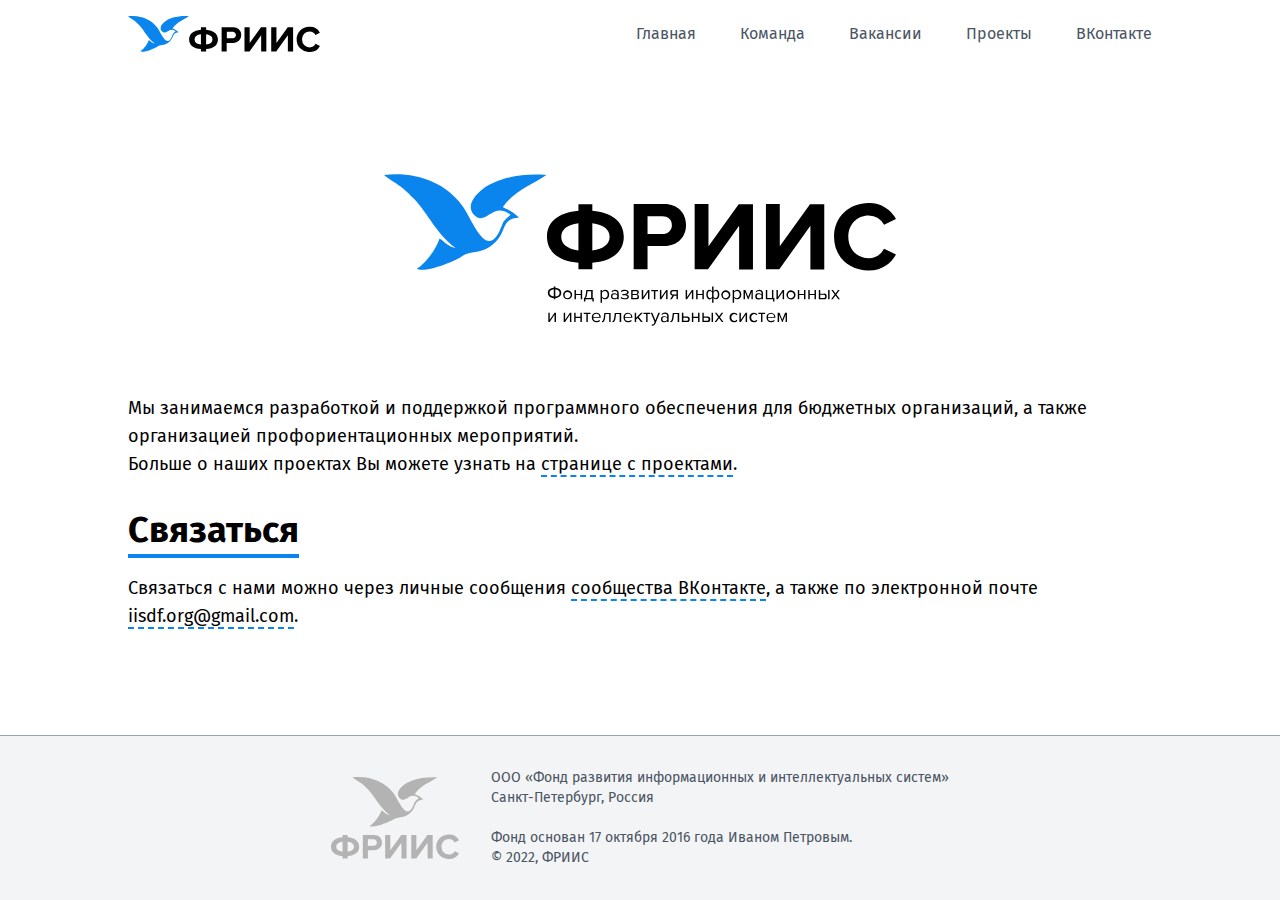
<file: index.html>
<!DOCTYPE html><html lang="ru"><head><meta charSet="utf-8"/><meta http-equiv="x-ua-compatible" content="ie=edge"/><meta name="viewport" content="width=device-width, initial-scale=1, shrink-to-fit=no"/><meta data-react-helmet="true" property="og:image" content="/static/open_graph_image-b4218e44e636a14cfcc59323d850e4b5.png"/><meta data-react-helmet="true" property="og:type" content="website"/><meta data-react-helmet="true" property="og:description" content="Фонд развития информационных и интеллектуальных систем"/><meta data-react-helmet="true" property="og:url" content="https://iisdf.org"/><meta data-react-helmet="true" property="og:title" content="ФРИИС"/><meta name="generator" content="Gatsby 4.13.1"/><style data-href="/styles.08d5611ed3d85b14da22.css" data-identity="gatsby-global-css">@import url(https://fonts.googleapis.com/css2?family=Fira+Sans:wght@400;600;700&display=swap);
/*
! tailwindcss v3.0.24 | MIT License | https://tailwindcss.com
*/*,:after,:before{border:0 solid #e5e7eb;box-sizing:border-box}:after,:before{--tw-content:""}html{-webkit-text-size-adjust:100%;font-family:Fira Sans,ui-sans-serif,system-ui,-apple-system,BlinkMacSystemFont,Segoe UI,Roboto,Helvetica Neue,Arial,Noto Sans,sans-serif,Apple Color Emoji,Segoe UI Emoji,Segoe UI Symbol,Noto Color Emoji;line-height:1.5;-o-tab-size:4;tab-size:4}body{line-height:inherit;margin:0}hr{border-top-width:1px;color:inherit;height:0}abbr:where([title]){-webkit-text-decoration:underline dotted;text-decoration:underline dotted}h1,h2,h3,h4,h5,h6{font-size:inherit;font-weight:inherit}a{color:inherit;text-decoration:inherit}b,strong{font-weight:bolder}code,kbd,pre,samp{font-family:ui-monospace,SFMono-Regular,Menlo,Monaco,Consolas,Liberation Mono,Courier New,monospace;font-size:1em}small{font-size:80%}sub,sup{font-size:75%;line-height:0;position:relative;vertical-align:baseline}sub{bottom:-.25em}sup{top:-.5em}table{border-collapse:collapse;border-color:inherit;text-indent:0}button,input,optgroup,select,textarea{color:inherit;font-family:inherit;font-size:100%;line-height:inherit;margin:0;padding:0}button,select{text-transform:none}[type=button],[type=reset],[type=submit],button{-webkit-appearance:button;background-color:transparent;background-image:none}:-moz-focusring{outline:auto}:-moz-ui-invalid{box-shadow:none}progress{vertical-align:baseline}::-webkit-inner-spin-button,::-webkit-outer-spin-button{height:auto}[type=search]{-webkit-appearance:textfield;outline-offset:-2px}::-webkit-search-decoration{-webkit-appearance:none}::-webkit-file-upload-button{-webkit-appearance:button;font:inherit}summary{display:list-item}blockquote,dd,dl,figure,h1,h2,h3,h4,h5,h6,hr,p,pre{margin:0}fieldset{margin:0}fieldset,legend{padding:0}menu,ol,ul{list-style:none;margin:0;padding:0}textarea{resize:vertical}input::-webkit-input-placeholder,textarea::-webkit-input-placeholder{color:#9ca3af;opacity:1}input:-ms-input-placeholder,textarea:-ms-input-placeholder{color:#9ca3af;opacity:1}input::placeholder,textarea::placeholder{color:#9ca3af;opacity:1}[role=button],button{cursor:pointer}:disabled{cursor:default}audio,canvas,embed,iframe,img,object,svg,video{display:block;vertical-align:middle}img,video{height:auto;max-width:100%}[hidden]{display:none}*,:after,:before{--tw-translate-x:0;--tw-translate-y:0;--tw-rotate:0;--tw-skew-x:0;--tw-skew-y:0;--tw-scale-x:1;--tw-scale-y:1;--tw-pan-x: ;--tw-pan-y: ;--tw-pinch-zoom: ;--tw-scroll-snap-strictness:proximity;--tw-ordinal: ;--tw-slashed-zero: ;--tw-numeric-figure: ;--tw-numeric-spacing: ;--tw-numeric-fraction: ;--tw-ring-inset: ;--tw-ring-offset-width:0px;--tw-ring-offset-color:#fff;--tw-ring-color:rgba(59,130,246,.5);--tw-ring-offset-shadow:0 0 #0000;--tw-ring-shadow:0 0 #0000;--tw-shadow:0 0 #0000;--tw-shadow-colored:0 0 #0000;--tw-blur: ;--tw-brightness: ;--tw-contrast: ;--tw-grayscale: ;--tw-hue-rotate: ;--tw-invert: ;--tw-saturate: ;--tw-sepia: ;--tw-drop-shadow: ;--tw-backdrop-blur: ;--tw-backdrop-brightness: ;--tw-backdrop-contrast: ;--tw-backdrop-grayscale: ;--tw-backdrop-hue-rotate: ;--tw-backdrop-invert: ;--tw-backdrop-opacity: ;--tw-backdrop-saturate: ;--tw-backdrop-sepia: }.container{width:100%}@media (min-width:640px){.container{max-width:640px}}@media (min-width:768px){.container{max-width:768px}}@media (min-width:1024px){.container{max-width:1024px}}@media (min-width:1280px){.container{max-width:1280px}}@media (min-width:1536px){.container{max-width:1536px}}.fixed{position:fixed}.top-0{top:0}.z-10{z-index:10}.z-20{z-index:20}.mx-auto{margin-left:auto;margin-right:auto}.mb-2{margin-bottom:.5rem}.mt-0{margin-top:0}.mb-1{margin-bottom:.25rem}.mt-2{margin-top:.5rem}.mb-12{margin-bottom:3rem}.mb-4{margin-bottom:1rem}.mb-8{margin-bottom:2rem}.block{display:block}.inline-block{display:inline-block}.flex{display:flex}.grid{display:grid}.hidden{display:none}.aspect-square{aspect-ratio:1/1}.aspect-video{aspect-ratio:16/9}.h-1{height:.25rem}.h-3{height:.75rem}.min-h-screen{min-height:100vh}.w-32{width:8rem}.w-full{width:100%}.w-3{width:.75rem}.max-w-4xl{max-width:56rem}.max-w-xs{max-width:20rem}.flex-1{flex:1 1 0%}.flex-grow,.grow{flex-grow:1}.appearance-none{-webkit-appearance:none;appearance:none}.grid-cols-1{grid-template-columns:repeat(1,minmax(0,1fr))}.flex-col{flex-direction:column}.flex-wrap{flex-wrap:wrap}.items-center{align-items:center}.items-baseline{align-items:baseline}.justify-end{justify-content:flex-end}.justify-center{justify-content:center}.justify-between{justify-content:space-between}.gap-6{gap:1.5rem}.gap-4{gap:1rem}.gap-8{gap:2rem}.rounded-2xl{border-radius:1rem}.rounded-full{border-radius:9999px}.rounded{border-radius:.25rem}.border-2{border-width:2px}.border{border-width:1px}.border-t{border-top-width:1px}.border-b-2{border-bottom-width:2px}.border-b-4{border-bottom-width:4px}.border-brand{--tw-border-opacity:1;border-color:rgb(10 133 237/var(--tw-border-opacity))}.border-gray-600{--tw-border-opacity:1;border-color:rgb(75 85 99/var(--tw-border-opacity))}.border-gray-400{--tw-border-opacity:1;border-color:rgb(156 163 175/var(--tw-border-opacity))}.border-b-brand{--tw-border-opacity:1;border-bottom-color:rgb(10 133 237/var(--tw-border-opacity))}.bg-white{--tw-bg-opacity:1;background-color:rgb(255 255 255/var(--tw-bg-opacity))}.bg-gray-100{--tw-bg-opacity:1;background-color:rgb(243 244 246/var(--tw-bg-opacity))}.fill-current{fill:currentColor}.p-4{padding:1rem}.p-7{padding:1.75rem}.py-3{padding-bottom:.75rem;padding-top:.75rem}.px-3{padding-left:.75rem;padding-right:.75rem}.py-2{padding-bottom:.5rem;padding-top:.5rem}.px-4{padding-left:1rem;padding-right:1rem}.py-8{padding-bottom:2rem;padding-top:2rem}.pl-4{padding-left:1rem}.pr-4{padding-right:1rem}.text-center{text-align:center}.font-sans{font-family:Fira Sans,ui-sans-serif,system-ui,-apple-system,BlinkMacSystemFont,Segoe UI,Roboto,Helvetica Neue,Arial,Noto Sans,sans-serif,Apple Color Emoji,Segoe UI Emoji,Segoe UI Symbol,Noto Color Emoji}.text-2xl{font-size:1.5rem;line-height:2rem}.text-sm{font-size:.875rem;line-height:1.25rem}.text-xl{font-size:1.25rem}.text-lg,.text-xl{line-height:1.75rem}.text-lg{font-size:1.125rem}.text-4xl{font-size:2.25rem;line-height:2.5rem}.font-bold{font-weight:700}.font-extrabold{font-weight:800}.leading-normal{line-height:1.5}.tracking-normal{letter-spacing:0}.text-brand{--tw-text-opacity:1;color:rgb(10 133 237/var(--tw-text-opacity))}.text-gray-500{--tw-text-opacity:1;color:rgb(107 114 128/var(--tw-text-opacity))}.text-gray-900{--tw-text-opacity:1;color:rgb(17 24 39/var(--tw-text-opacity))}.text-gray-600{--tw-text-opacity:1;color:rgb(75 85 99/var(--tw-text-opacity))}.no-underline{-webkit-text-decoration-line:none;text-decoration-line:none}.shadow{--tw-shadow:0 1px 3px 0 rgba(0,0,0,.1),0 1px 2px -1px rgba(0,0,0,.1);--tw-shadow-colored:0 1px 3px 0 var(--tw-shadow-color),0 1px 2px -1px var(--tw-shadow-color);box-shadow:var(--tw-ring-offset-shadow,0 0 #0000),var(--tw-ring-shadow,0 0 #0000),var(--tw-shadow)}:root{--color-brand:#0a85ed}.person_photo{border-radius:100%;height:116px;overflow:hidden;position:relative;width:116px}.person_photo img{display:block;height:100%;left:0;-o-object-fit:cover;object-fit:cover;-o-object-position:50% 10%;object-position:50% 10%;position:absolute;top:0;width:100%}.person_photo:after{content:"";display:block;padding-top:100%}a.link-brand{--tw-border-opacity:1;border-bottom:2px rgb(10 133 237/var(--tw-border-opacity));border-style:dashed}.page-header{--tw-border-opacity:1;border-bottom-width:4px;border-color:rgb(10 133 237/var(--tw-border-opacity));display:inline-block;font-size:2.25rem;font-weight:700;line-height:2.5rem;margin-bottom:1rem;padding-bottom:.25rem}.hover\:border-green-500:hover{--tw-border-opacity:1;border-color:rgb(34 197 94/var(--tw-border-opacity))}.hover\:text-gray-900:hover{--tw-text-opacity:1;color:rgb(17 24 39/var(--tw-text-opacity))}.hover\:no-underline:hover{-webkit-text-decoration-line:none;text-decoration-line:none}.focus\:outline-none:focus{outline:2px solid transparent;outline-offset:2px}@media (min-width:640px){.sm\:w-1\/2{width:50%}}@media (min-width:768px){.md\:max-w-5xl{max-width:64rem}.md\:grid-cols-2{grid-template-columns:repeat(2,minmax(0,1fr))}.md\:flex-row{flex-direction:row}.md\:justify-start{justify-content:flex-start}.md\:text-left{text-align:left}.md\:text-base{font-size:1rem;line-height:1.5rem}}@media (min-width:1024px){.lg\:mt-0{margin-top:0}.lg\:mr-3{margin-right:.75rem}.lg\:block{display:block}.lg\:flex{display:flex}.lg\:hidden{display:none}.lg\:w-auto{width:auto}.lg\:items-center{align-items:center}.lg\:py-0{padding-bottom:0;padding-top:0}.lg\:px-0{padding-right:0}.lg\:pl-0,.lg\:px-0{padding-left:0}.lg\:pr-0{padding-right:0}.lg\:text-left{text-align:left}}</style><title data-react-helmet="true">ФРИИС</title><style>.gatsby-image-wrapper{position:relative;overflow:hidden}.gatsby-image-wrapper picture.object-fit-polyfill{position:static!important}.gatsby-image-wrapper img{bottom:0;height:100%;left:0;margin:0;max-width:none;padding:0;position:absolute;right:0;top:0;width:100%;object-fit:cover}.gatsby-image-wrapper [data-main-image]{opacity:0;transform:translateZ(0);transition:opacity .25s linear;will-change:opacity}.gatsby-image-wrapper-constrained{display:inline-block;vertical-align:top}</style><noscript><style>.gatsby-image-wrapper noscript [data-main-image]{opacity:1!important}.gatsby-image-wrapper [data-placeholder-image]{opacity:0!important}</style></noscript><script type="module">const e="undefined"!=typeof HTMLImageElement&&"loading"in HTMLImageElement.prototype;e&&document.body.addEventListener("load",(function(e){if(void 0===e.target.dataset.mainImage)return;if(void 0===e.target.dataset.gatsbyImageSsr)return;const t=e.target;let a=null,n=t;for(;null===a&&n;)void 0!==n.parentNode.dataset.gatsbyImageWrapper&&(a=n.parentNode),n=n.parentNode;const o=a.querySelector("[data-placeholder-image]"),r=new Image;r.src=t.currentSrc,r.decode().catch((()=>{})).then((()=>{t.style.opacity=1,o&&(o.style.opacity=0,o.style.transition="opacity 500ms linear")}))}),!0);</script><link rel="icon" href="/favicon-32x32.png?v=ff9a99698c5ab708c8d07c222f11c36b" type="image/png"/><link rel="icon" href="/favicon.svg?v=ff9a99698c5ab708c8d07c222f11c36b" type="image/svg+xml"/><link rel="manifest" href="/manifest.webmanifest" crossorigin="anonymous"/><link rel="apple-touch-icon" sizes="48x48" href="/icons/icon-48x48.png?v=ff9a99698c5ab708c8d07c222f11c36b"/><link rel="apple-touch-icon" sizes="72x72" href="/icons/icon-72x72.png?v=ff9a99698c5ab708c8d07c222f11c36b"/><link rel="apple-touch-icon" sizes="96x96" href="/icons/icon-96x96.png?v=ff9a99698c5ab708c8d07c222f11c36b"/><link rel="apple-touch-icon" sizes="144x144" href="/icons/icon-144x144.png?v=ff9a99698c5ab708c8d07c222f11c36b"/><link rel="apple-touch-icon" sizes="192x192" href="/icons/icon-192x192.png?v=ff9a99698c5ab708c8d07c222f11c36b"/><link rel="apple-touch-icon" sizes="256x256" href="/icons/icon-256x256.png?v=ff9a99698c5ab708c8d07c222f11c36b"/><link rel="apple-touch-icon" sizes="384x384" href="/icons/icon-384x384.png?v=ff9a99698c5ab708c8d07c222f11c36b"/><link rel="apple-touch-icon" sizes="512x512" href="/icons/icon-512x512.png?v=ff9a99698c5ab708c8d07c222f11c36b"/><link as="script" rel="preload" href="/webpack-runtime-c482b361d1f2f276306a.js"/><link as="script" rel="preload" href="/framework-914ab7dcb0afa4946556.js"/><link as="script" rel="preload" href="/app-ed546d04fa5e1da76400.js"/><link as="script" rel="preload" href="/commons-c4e7c80cb0215ec0501d.js"/><link as="script" rel="preload" href="/component---src-pages-index-js-727d731792eb57b6edaa.js"/><link as="fetch" rel="preload" href="/page-data/index/page-data.json" crossorigin="anonymous"/><link as="fetch" rel="preload" href="/page-data/app-data.json" crossorigin="anonymous"/></head><body class="bg-white font-sans leading-normal tracking-normal"><div id="___gatsby"><div style="outline:none" tabindex="-1" id="gatsby-focus-wrapper"><div class="min-h-screen flex flex-col"><nav id="header" class="fixed top-0 z-10 w-full bg-white"><div id="progress" class="top-0 z-20 h-1" style="background:linear-gradient(to right, var(--color-brand) var(--scroll), transparent 0)"></div><div class="mx-auto mt-0 flex w-full flex-wrap items-baseline justify-between py-3 md:max-w-5xl"><div class="mx-auto flex items-center justify-between gap-4"><div class="pl-4 lg:pl-0 mb-1"><a aria-current="page" class="block text-xl font-extrabold text-gray-900 no-underline hover:no-underline" href="/"><img src="[data-uri]" alt="ФРИИС" class="inline-block w-full" style="max-width:12rem"/></a></div><div class="block pr-4 lg:hidden"><button id="nav-toggle" class="flex appearance-none items-center rounded border border-gray-600 px-3 py-2 text-gray-500 hover:border-green-500 hover:text-gray-900 focus:outline-none"><svg class="h-3 w-3 fill-current" viewBox="0 0 20 20" xmlns="http://www.w3.org/2000/svg"><title>Меню</title><path d="M0 3h20v2H0V3zm0 6h20v2H0V9zm0 6h20v2H0v-2z"></path></svg></button></div></div><div class="z-20 mt-2 hidden w-full flex-grow bg-white lg:mt-0 lg:block lg:flex lg:w-auto lg:items-center" id="nav-content"><ul class="list-reset flex-1 items-center justify-end lg:flex text-lg md:text-base"><li class="text-center lg:text-left lg:mr-3"><a aria-current="page" class="py-2 lg:py-0 hover:text-underline inline-block w-full px-4 text-gray-600 no-underline hover:text-gray-900" href="/">Главная</a></li><li class="text-center lg:text-left lg:mr-3"><a class="py-2 lg:py-0 hover:text-underline inline-block w-full px-4 text-gray-600 no-underline hover:text-gray-900" href="/team">Команда</a></li><li class="text-center lg:text-left lg:mr-3"><a class="py-2 lg:py-0 hover:text-underline inline-block w-full px-4 text-gray-600 no-underline hover:text-gray-900" href="/jobs">Вакансии</a></li><li class="text-center lg:text-left lg:mr-3"><a class="py-2 lg:py-0 hover:text-underline inline-block w-full px-4 text-gray-600 no-underline hover:text-gray-900" href="/projects">Проекты</a></li><li class="text-center lg:text-left"><a class="py-2 lg:py-0 hover:text-underline inline-block w-full px-4 lg:pr-0 text-gray-600 no-underline hover:text-gray-900" href="//vk.com/iisdf" rel="noreferrer" target="_blank">ВКонтакте</a></li></ul></div></div></nav><div class="container mx-auto mb-12 w-full px-4 md:max-w-5xl lg:px-0 grow" style="margin-top:106px"><img src="[data-uri]" alt="ФРИИС" class="aspect-video w-full mx-auto sm:w-1/2"/><p class="text-lg mb-8">Мы занимаемся разработкой и поддержкой программного обеспечения для бюджетных организаций, а также организацией профориентационных мероприятий. <br/>Больше о наших проектах Вы можете узнать на <a class="link-brand" href="/projects">странице с проектами</a>.</p><h1 class="page-header">Связаться</h1><p class="text-lg">Связаться с нами можно через личные сообщения <a class="link-brand" target="_blank" rel="noreferrer" href="//vk.me/iisdf">сообщества ВКонтакте</a>, а также по электронной почте <a href="mailto:iisdf.org@gmail.com" target="_blank" rel="noreferrer" class="link-brand">iisdf.org@gmail.com</a>.</p></div><footer class="border-t border-gray-400 bg-gray-100 shadow"><div class="container mx-auto flex max-w-4xl py-8 px-4"><div class="mx-auto flex flex-col md:flex-row w-full gap-8 items-center justify-center"><img src="[data-uri]" alt="ФРИИС" class="w-full" style="max-width:8rem"/><p class="text-sm text-gray-600 text-center md:text-left">ООО «Фонд развития информационных и интеллектуальных систем» <br/>Санкт-Петербург, Россия <br/> <br/>Фонд основан 17 октября 2016 года Иваном Петровым. <br/>© 2022, ФРИИС</p></div></div></footer></div></div><div id="gatsby-announcer" style="position:absolute;top:0;width:1px;height:1px;padding:0;overflow:hidden;clip:rect(0, 0, 0, 0);white-space:nowrap;border:0" aria-live="assertive" aria-atomic="true"></div></div><script id="gatsby-script-loader">/*<![CDATA[*/window.pagePath="/";window.___webpackCompilationHash="cac73b9db7e83690b555";/*]]>*/</script><script id="gatsby-chunk-mapping">/*<![CDATA[*/window.___chunkMapping={"polyfill":["/polyfill-de4dd29288f15cdded46.js"],"app":["/app-ed546d04fa5e1da76400.js"],"component---src-pages-404-js":["/component---src-pages-404-js-ac8bf1b223c7603f61a3.js"],"component---src-pages-index-js":["/component---src-pages-index-js-727d731792eb57b6edaa.js"],"component---src-pages-jobs-js":["/component---src-pages-jobs-js-9af62eb089e0bd29d850.js"],"component---src-pages-projects-js":["/component---src-pages-projects-js-e00ac6041f8c89b9a76a.js"],"component---src-pages-team-js":["/component---src-pages-team-js-d8894a26d84bbeecb8ee.js"]};/*]]>*/</script><script src="/polyfill-de4dd29288f15cdded46.js" nomodule=""></script><script src="/component---src-pages-index-js-727d731792eb57b6edaa.js" async=""></script><script src="/commons-c4e7c80cb0215ec0501d.js" async=""></script><script src="/app-ed546d04fa5e1da76400.js" async=""></script><script src="/framework-914ab7dcb0afa4946556.js" async=""></script><script src="/webpack-runtime-c482b361d1f2f276306a.js" async=""></script></body></html>
</file>
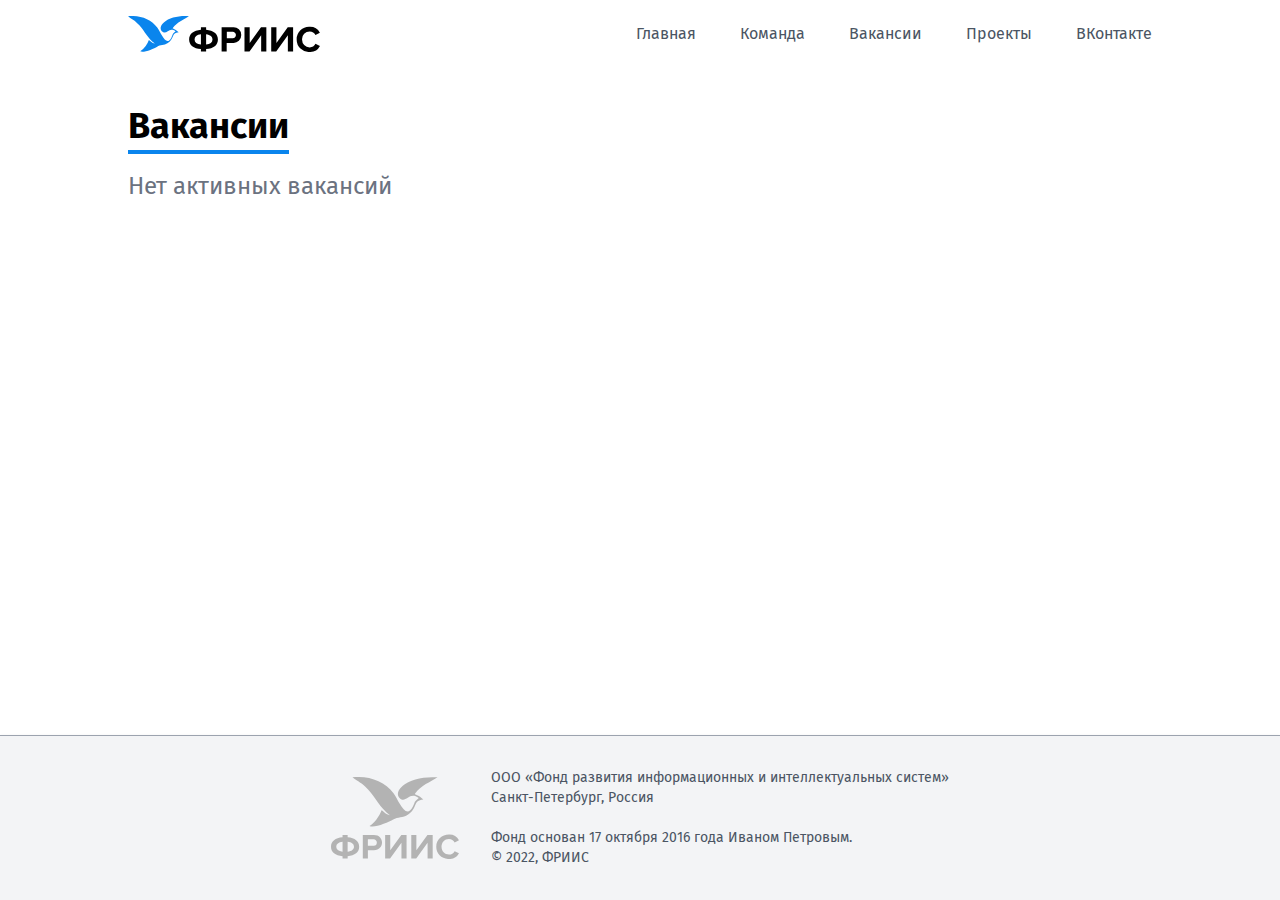
<file: jobs/index.html>
<!DOCTYPE html><html lang="ru"><head><meta charSet="utf-8"/><meta http-equiv="x-ua-compatible" content="ie=edge"/><meta name="viewport" content="width=device-width, initial-scale=1, shrink-to-fit=no"/><meta data-react-helmet="true" property="og:image" content="/static/open_graph_image-b4218e44e636a14cfcc59323d850e4b5.png"/><meta data-react-helmet="true" property="og:type" content="website"/><meta data-react-helmet="true" property="og:description" content="Фонд развития информационных и интеллектуальных систем"/><meta data-react-helmet="true" property="og:url" content="https://iisdf.org"/><meta data-react-helmet="true" property="og:title" content="ФРИИС"/><meta name="generator" content="Gatsby 4.13.1"/><style data-href="/styles.08d5611ed3d85b14da22.css" data-identity="gatsby-global-css">@import url(https://fonts.googleapis.com/css2?family=Fira+Sans:wght@400;600;700&display=swap);
/*
! tailwindcss v3.0.24 | MIT License | https://tailwindcss.com
*/*,:after,:before{border:0 solid #e5e7eb;box-sizing:border-box}:after,:before{--tw-content:""}html{-webkit-text-size-adjust:100%;font-family:Fira Sans,ui-sans-serif,system-ui,-apple-system,BlinkMacSystemFont,Segoe UI,Roboto,Helvetica Neue,Arial,Noto Sans,sans-serif,Apple Color Emoji,Segoe UI Emoji,Segoe UI Symbol,Noto Color Emoji;line-height:1.5;-o-tab-size:4;tab-size:4}body{line-height:inherit;margin:0}hr{border-top-width:1px;color:inherit;height:0}abbr:where([title]){-webkit-text-decoration:underline dotted;text-decoration:underline dotted}h1,h2,h3,h4,h5,h6{font-size:inherit;font-weight:inherit}a{color:inherit;text-decoration:inherit}b,strong{font-weight:bolder}code,kbd,pre,samp{font-family:ui-monospace,SFMono-Regular,Menlo,Monaco,Consolas,Liberation Mono,Courier New,monospace;font-size:1em}small{font-size:80%}sub,sup{font-size:75%;line-height:0;position:relative;vertical-align:baseline}sub{bottom:-.25em}sup{top:-.5em}table{border-collapse:collapse;border-color:inherit;text-indent:0}button,input,optgroup,select,textarea{color:inherit;font-family:inherit;font-size:100%;line-height:inherit;margin:0;padding:0}button,select{text-transform:none}[type=button],[type=reset],[type=submit],button{-webkit-appearance:button;background-color:transparent;background-image:none}:-moz-focusring{outline:auto}:-moz-ui-invalid{box-shadow:none}progress{vertical-align:baseline}::-webkit-inner-spin-button,::-webkit-outer-spin-button{height:auto}[type=search]{-webkit-appearance:textfield;outline-offset:-2px}::-webkit-search-decoration{-webkit-appearance:none}::-webkit-file-upload-button{-webkit-appearance:button;font:inherit}summary{display:list-item}blockquote,dd,dl,figure,h1,h2,h3,h4,h5,h6,hr,p,pre{margin:0}fieldset{margin:0}fieldset,legend{padding:0}menu,ol,ul{list-style:none;margin:0;padding:0}textarea{resize:vertical}input::-webkit-input-placeholder,textarea::-webkit-input-placeholder{color:#9ca3af;opacity:1}input:-ms-input-placeholder,textarea:-ms-input-placeholder{color:#9ca3af;opacity:1}input::placeholder,textarea::placeholder{color:#9ca3af;opacity:1}[role=button],button{cursor:pointer}:disabled{cursor:default}audio,canvas,embed,iframe,img,object,svg,video{display:block;vertical-align:middle}img,video{height:auto;max-width:100%}[hidden]{display:none}*,:after,:before{--tw-translate-x:0;--tw-translate-y:0;--tw-rotate:0;--tw-skew-x:0;--tw-skew-y:0;--tw-scale-x:1;--tw-scale-y:1;--tw-pan-x: ;--tw-pan-y: ;--tw-pinch-zoom: ;--tw-scroll-snap-strictness:proximity;--tw-ordinal: ;--tw-slashed-zero: ;--tw-numeric-figure: ;--tw-numeric-spacing: ;--tw-numeric-fraction: ;--tw-ring-inset: ;--tw-ring-offset-width:0px;--tw-ring-offset-color:#fff;--tw-ring-color:rgba(59,130,246,.5);--tw-ring-offset-shadow:0 0 #0000;--tw-ring-shadow:0 0 #0000;--tw-shadow:0 0 #0000;--tw-shadow-colored:0 0 #0000;--tw-blur: ;--tw-brightness: ;--tw-contrast: ;--tw-grayscale: ;--tw-hue-rotate: ;--tw-invert: ;--tw-saturate: ;--tw-sepia: ;--tw-drop-shadow: ;--tw-backdrop-blur: ;--tw-backdrop-brightness: ;--tw-backdrop-contrast: ;--tw-backdrop-grayscale: ;--tw-backdrop-hue-rotate: ;--tw-backdrop-invert: ;--tw-backdrop-opacity: ;--tw-backdrop-saturate: ;--tw-backdrop-sepia: }.container{width:100%}@media (min-width:640px){.container{max-width:640px}}@media (min-width:768px){.container{max-width:768px}}@media (min-width:1024px){.container{max-width:1024px}}@media (min-width:1280px){.container{max-width:1280px}}@media (min-width:1536px){.container{max-width:1536px}}.fixed{position:fixed}.top-0{top:0}.z-10{z-index:10}.z-20{z-index:20}.mx-auto{margin-left:auto;margin-right:auto}.mb-2{margin-bottom:.5rem}.mt-0{margin-top:0}.mb-1{margin-bottom:.25rem}.mt-2{margin-top:.5rem}.mb-12{margin-bottom:3rem}.mb-4{margin-bottom:1rem}.mb-8{margin-bottom:2rem}.block{display:block}.inline-block{display:inline-block}.flex{display:flex}.grid{display:grid}.hidden{display:none}.aspect-square{aspect-ratio:1/1}.aspect-video{aspect-ratio:16/9}.h-1{height:.25rem}.h-3{height:.75rem}.min-h-screen{min-height:100vh}.w-32{width:8rem}.w-full{width:100%}.w-3{width:.75rem}.max-w-4xl{max-width:56rem}.max-w-xs{max-width:20rem}.flex-1{flex:1 1 0%}.flex-grow,.grow{flex-grow:1}.appearance-none{-webkit-appearance:none;appearance:none}.grid-cols-1{grid-template-columns:repeat(1,minmax(0,1fr))}.flex-col{flex-direction:column}.flex-wrap{flex-wrap:wrap}.items-center{align-items:center}.items-baseline{align-items:baseline}.justify-end{justify-content:flex-end}.justify-center{justify-content:center}.justify-between{justify-content:space-between}.gap-6{gap:1.5rem}.gap-4{gap:1rem}.gap-8{gap:2rem}.rounded-2xl{border-radius:1rem}.rounded-full{border-radius:9999px}.rounded{border-radius:.25rem}.border-2{border-width:2px}.border{border-width:1px}.border-t{border-top-width:1px}.border-b-2{border-bottom-width:2px}.border-b-4{border-bottom-width:4px}.border-brand{--tw-border-opacity:1;border-color:rgb(10 133 237/var(--tw-border-opacity))}.border-gray-600{--tw-border-opacity:1;border-color:rgb(75 85 99/var(--tw-border-opacity))}.border-gray-400{--tw-border-opacity:1;border-color:rgb(156 163 175/var(--tw-border-opacity))}.border-b-brand{--tw-border-opacity:1;border-bottom-color:rgb(10 133 237/var(--tw-border-opacity))}.bg-white{--tw-bg-opacity:1;background-color:rgb(255 255 255/var(--tw-bg-opacity))}.bg-gray-100{--tw-bg-opacity:1;background-color:rgb(243 244 246/var(--tw-bg-opacity))}.fill-current{fill:currentColor}.p-4{padding:1rem}.p-7{padding:1.75rem}.py-3{padding-bottom:.75rem;padding-top:.75rem}.px-3{padding-left:.75rem;padding-right:.75rem}.py-2{padding-bottom:.5rem;padding-top:.5rem}.px-4{padding-left:1rem;padding-right:1rem}.py-8{padding-bottom:2rem;padding-top:2rem}.pl-4{padding-left:1rem}.pr-4{padding-right:1rem}.text-center{text-align:center}.font-sans{font-family:Fira Sans,ui-sans-serif,system-ui,-apple-system,BlinkMacSystemFont,Segoe UI,Roboto,Helvetica Neue,Arial,Noto Sans,sans-serif,Apple Color Emoji,Segoe UI Emoji,Segoe UI Symbol,Noto Color Emoji}.text-2xl{font-size:1.5rem;line-height:2rem}.text-sm{font-size:.875rem;line-height:1.25rem}.text-xl{font-size:1.25rem}.text-lg,.text-xl{line-height:1.75rem}.text-lg{font-size:1.125rem}.text-4xl{font-size:2.25rem;line-height:2.5rem}.font-bold{font-weight:700}.font-extrabold{font-weight:800}.leading-normal{line-height:1.5}.tracking-normal{letter-spacing:0}.text-brand{--tw-text-opacity:1;color:rgb(10 133 237/var(--tw-text-opacity))}.text-gray-500{--tw-text-opacity:1;color:rgb(107 114 128/var(--tw-text-opacity))}.text-gray-900{--tw-text-opacity:1;color:rgb(17 24 39/var(--tw-text-opacity))}.text-gray-600{--tw-text-opacity:1;color:rgb(75 85 99/var(--tw-text-opacity))}.no-underline{-webkit-text-decoration-line:none;text-decoration-line:none}.shadow{--tw-shadow:0 1px 3px 0 rgba(0,0,0,.1),0 1px 2px -1px rgba(0,0,0,.1);--tw-shadow-colored:0 1px 3px 0 var(--tw-shadow-color),0 1px 2px -1px var(--tw-shadow-color);box-shadow:var(--tw-ring-offset-shadow,0 0 #0000),var(--tw-ring-shadow,0 0 #0000),var(--tw-shadow)}:root{--color-brand:#0a85ed}.person_photo{border-radius:100%;height:116px;overflow:hidden;position:relative;width:116px}.person_photo img{display:block;height:100%;left:0;-o-object-fit:cover;object-fit:cover;-o-object-position:50% 10%;object-position:50% 10%;position:absolute;top:0;width:100%}.person_photo:after{content:"";display:block;padding-top:100%}a.link-brand{--tw-border-opacity:1;border-bottom:2px rgb(10 133 237/var(--tw-border-opacity));border-style:dashed}.page-header{--tw-border-opacity:1;border-bottom-width:4px;border-color:rgb(10 133 237/var(--tw-border-opacity));display:inline-block;font-size:2.25rem;font-weight:700;line-height:2.5rem;margin-bottom:1rem;padding-bottom:.25rem}.hover\:border-green-500:hover{--tw-border-opacity:1;border-color:rgb(34 197 94/var(--tw-border-opacity))}.hover\:text-gray-900:hover{--tw-text-opacity:1;color:rgb(17 24 39/var(--tw-text-opacity))}.hover\:no-underline:hover{-webkit-text-decoration-line:none;text-decoration-line:none}.focus\:outline-none:focus{outline:2px solid transparent;outline-offset:2px}@media (min-width:640px){.sm\:w-1\/2{width:50%}}@media (min-width:768px){.md\:max-w-5xl{max-width:64rem}.md\:grid-cols-2{grid-template-columns:repeat(2,minmax(0,1fr))}.md\:flex-row{flex-direction:row}.md\:justify-start{justify-content:flex-start}.md\:text-left{text-align:left}.md\:text-base{font-size:1rem;line-height:1.5rem}}@media (min-width:1024px){.lg\:mt-0{margin-top:0}.lg\:mr-3{margin-right:.75rem}.lg\:block{display:block}.lg\:flex{display:flex}.lg\:hidden{display:none}.lg\:w-auto{width:auto}.lg\:items-center{align-items:center}.lg\:py-0{padding-bottom:0;padding-top:0}.lg\:px-0{padding-right:0}.lg\:pl-0,.lg\:px-0{padding-left:0}.lg\:pr-0{padding-right:0}.lg\:text-left{text-align:left}}</style><title data-react-helmet="true">Вакансии Фонда | ФРИИС</title><style>.gatsby-image-wrapper{position:relative;overflow:hidden}.gatsby-image-wrapper picture.object-fit-polyfill{position:static!important}.gatsby-image-wrapper img{bottom:0;height:100%;left:0;margin:0;max-width:none;padding:0;position:absolute;right:0;top:0;width:100%;object-fit:cover}.gatsby-image-wrapper [data-main-image]{opacity:0;transform:translateZ(0);transition:opacity .25s linear;will-change:opacity}.gatsby-image-wrapper-constrained{display:inline-block;vertical-align:top}</style><noscript><style>.gatsby-image-wrapper noscript [data-main-image]{opacity:1!important}.gatsby-image-wrapper [data-placeholder-image]{opacity:0!important}</style></noscript><script type="module">const e="undefined"!=typeof HTMLImageElement&&"loading"in HTMLImageElement.prototype;e&&document.body.addEventListener("load",(function(e){if(void 0===e.target.dataset.mainImage)return;if(void 0===e.target.dataset.gatsbyImageSsr)return;const t=e.target;let a=null,n=t;for(;null===a&&n;)void 0!==n.parentNode.dataset.gatsbyImageWrapper&&(a=n.parentNode),n=n.parentNode;const o=a.querySelector("[data-placeholder-image]"),r=new Image;r.src=t.currentSrc,r.decode().catch((()=>{})).then((()=>{t.style.opacity=1,o&&(o.style.opacity=0,o.style.transition="opacity 500ms linear")}))}),!0);</script><link rel="icon" href="/favicon-32x32.png?v=ff9a99698c5ab708c8d07c222f11c36b" type="image/png"/><link rel="icon" href="/favicon.svg?v=ff9a99698c5ab708c8d07c222f11c36b" type="image/svg+xml"/><link rel="manifest" href="/manifest.webmanifest" crossorigin="anonymous"/><link rel="apple-touch-icon" sizes="48x48" href="/icons/icon-48x48.png?v=ff9a99698c5ab708c8d07c222f11c36b"/><link rel="apple-touch-icon" sizes="72x72" href="/icons/icon-72x72.png?v=ff9a99698c5ab708c8d07c222f11c36b"/><link rel="apple-touch-icon" sizes="96x96" href="/icons/icon-96x96.png?v=ff9a99698c5ab708c8d07c222f11c36b"/><link rel="apple-touch-icon" sizes="144x144" href="/icons/icon-144x144.png?v=ff9a99698c5ab708c8d07c222f11c36b"/><link rel="apple-touch-icon" sizes="192x192" href="/icons/icon-192x192.png?v=ff9a99698c5ab708c8d07c222f11c36b"/><link rel="apple-touch-icon" sizes="256x256" href="/icons/icon-256x256.png?v=ff9a99698c5ab708c8d07c222f11c36b"/><link rel="apple-touch-icon" sizes="384x384" href="/icons/icon-384x384.png?v=ff9a99698c5ab708c8d07c222f11c36b"/><link rel="apple-touch-icon" sizes="512x512" href="/icons/icon-512x512.png?v=ff9a99698c5ab708c8d07c222f11c36b"/><link as="script" rel="preload" href="/webpack-runtime-c482b361d1f2f276306a.js"/><link as="script" rel="preload" href="/framework-914ab7dcb0afa4946556.js"/><link as="script" rel="preload" href="/app-ed546d04fa5e1da76400.js"/><link as="script" rel="preload" href="/commons-c4e7c80cb0215ec0501d.js"/><link as="script" rel="preload" href="/component---src-pages-jobs-js-9af62eb089e0bd29d850.js"/><link as="fetch" rel="preload" href="/page-data/jobs/page-data.json" crossorigin="anonymous"/><link as="fetch" rel="preload" href="/page-data/app-data.json" crossorigin="anonymous"/></head><body class="bg-white font-sans leading-normal tracking-normal"><div id="___gatsby"><div style="outline:none" tabindex="-1" id="gatsby-focus-wrapper"><div class="min-h-screen flex flex-col"><nav id="header" class="fixed top-0 z-10 w-full bg-white"><div id="progress" class="top-0 z-20 h-1" style="background:linear-gradient(to right, var(--color-brand) var(--scroll), transparent 0)"></div><div class="mx-auto mt-0 flex w-full flex-wrap items-baseline justify-between py-3 md:max-w-5xl"><div class="mx-auto flex items-center justify-between gap-4"><div class="pl-4 lg:pl-0 mb-1"><a class="block text-xl font-extrabold text-gray-900 no-underline hover:no-underline" href="/"><img src="[data-uri]" alt="ФРИИС" class="inline-block w-full" style="max-width:12rem"/></a></div><div class="block pr-4 lg:hidden"><button id="nav-toggle" class="flex appearance-none items-center rounded border border-gray-600 px-3 py-2 text-gray-500 hover:border-green-500 hover:text-gray-900 focus:outline-none"><svg class="h-3 w-3 fill-current" viewBox="0 0 20 20" xmlns="http://www.w3.org/2000/svg"><title>Меню</title><path d="M0 3h20v2H0V3zm0 6h20v2H0V9zm0 6h20v2H0v-2z"></path></svg></button></div></div><div class="z-20 mt-2 hidden w-full flex-grow bg-white lg:mt-0 lg:block lg:flex lg:w-auto lg:items-center" id="nav-content"><ul class="list-reset flex-1 items-center justify-end lg:flex text-lg md:text-base"><li class="text-center lg:text-left lg:mr-3"><a class="py-2 lg:py-0 hover:text-underline inline-block w-full px-4 text-gray-600 no-underline hover:text-gray-900" href="/">Главная</a></li><li class="text-center lg:text-left lg:mr-3"><a class="py-2 lg:py-0 hover:text-underline inline-block w-full px-4 text-gray-600 no-underline hover:text-gray-900" href="/team">Команда</a></li><li class="text-center lg:text-left lg:mr-3"><a class="py-2 lg:py-0 hover:text-underline inline-block w-full px-4 text-gray-600 no-underline hover:text-gray-900" href="/jobs">Вакансии</a></li><li class="text-center lg:text-left lg:mr-3"><a class="py-2 lg:py-0 hover:text-underline inline-block w-full px-4 text-gray-600 no-underline hover:text-gray-900" href="/projects">Проекты</a></li><li class="text-center lg:text-left"><a class="py-2 lg:py-0 hover:text-underline inline-block w-full px-4 lg:pr-0 text-gray-600 no-underline hover:text-gray-900" href="//vk.com/iisdf" rel="noreferrer" target="_blank">ВКонтакте</a></li></ul></div></div></nav><div class="container mx-auto mb-12 w-full px-4 md:max-w-5xl lg:px-0 grow" style="margin-top:106px"><h1 class="page-header">Вакансии</h1><p class="text-2xl text-gray-500">Нет активных вакансий</p></div><footer class="border-t border-gray-400 bg-gray-100 shadow"><div class="container mx-auto flex max-w-4xl py-8 px-4"><div class="mx-auto flex flex-col md:flex-row w-full gap-8 items-center justify-center"><img src="[data-uri]" alt="ФРИИС" class="w-full" style="max-width:8rem"/><p class="text-sm text-gray-600 text-center md:text-left">ООО «Фонд развития информационных и интеллектуальных систем» <br/>Санкт-Петербург, Россия <br/> <br/>Фонд основан 17 октября 2016 года Иваном Петровым. <br/>© 2022, ФРИИС</p></div></div></footer></div></div><div id="gatsby-announcer" style="position:absolute;top:0;width:1px;height:1px;padding:0;overflow:hidden;clip:rect(0, 0, 0, 0);white-space:nowrap;border:0" aria-live="assertive" aria-atomic="true"></div></div><script id="gatsby-script-loader">/*<![CDATA[*/window.pagePath="/jobs/";window.___webpackCompilationHash="cac73b9db7e83690b555";/*]]>*/</script><script id="gatsby-chunk-mapping">/*<![CDATA[*/window.___chunkMapping={"polyfill":["/polyfill-de4dd29288f15cdded46.js"],"app":["/app-ed546d04fa5e1da76400.js"],"component---src-pages-404-js":["/component---src-pages-404-js-ac8bf1b223c7603f61a3.js"],"component---src-pages-index-js":["/component---src-pages-index-js-727d731792eb57b6edaa.js"],"component---src-pages-jobs-js":["/component---src-pages-jobs-js-9af62eb089e0bd29d850.js"],"component---src-pages-projects-js":["/component---src-pages-projects-js-e00ac6041f8c89b9a76a.js"],"component---src-pages-team-js":["/component---src-pages-team-js-d8894a26d84bbeecb8ee.js"]};/*]]>*/</script><script src="/polyfill-de4dd29288f15cdded46.js" nomodule=""></script><script src="/component---src-pages-jobs-js-9af62eb089e0bd29d850.js" async=""></script><script src="/commons-c4e7c80cb0215ec0501d.js" async=""></script><script src="/app-ed546d04fa5e1da76400.js" async=""></script><script src="/framework-914ab7dcb0afa4946556.js" async=""></script><script src="/webpack-runtime-c482b361d1f2f276306a.js" async=""></script></body></html>
</file>
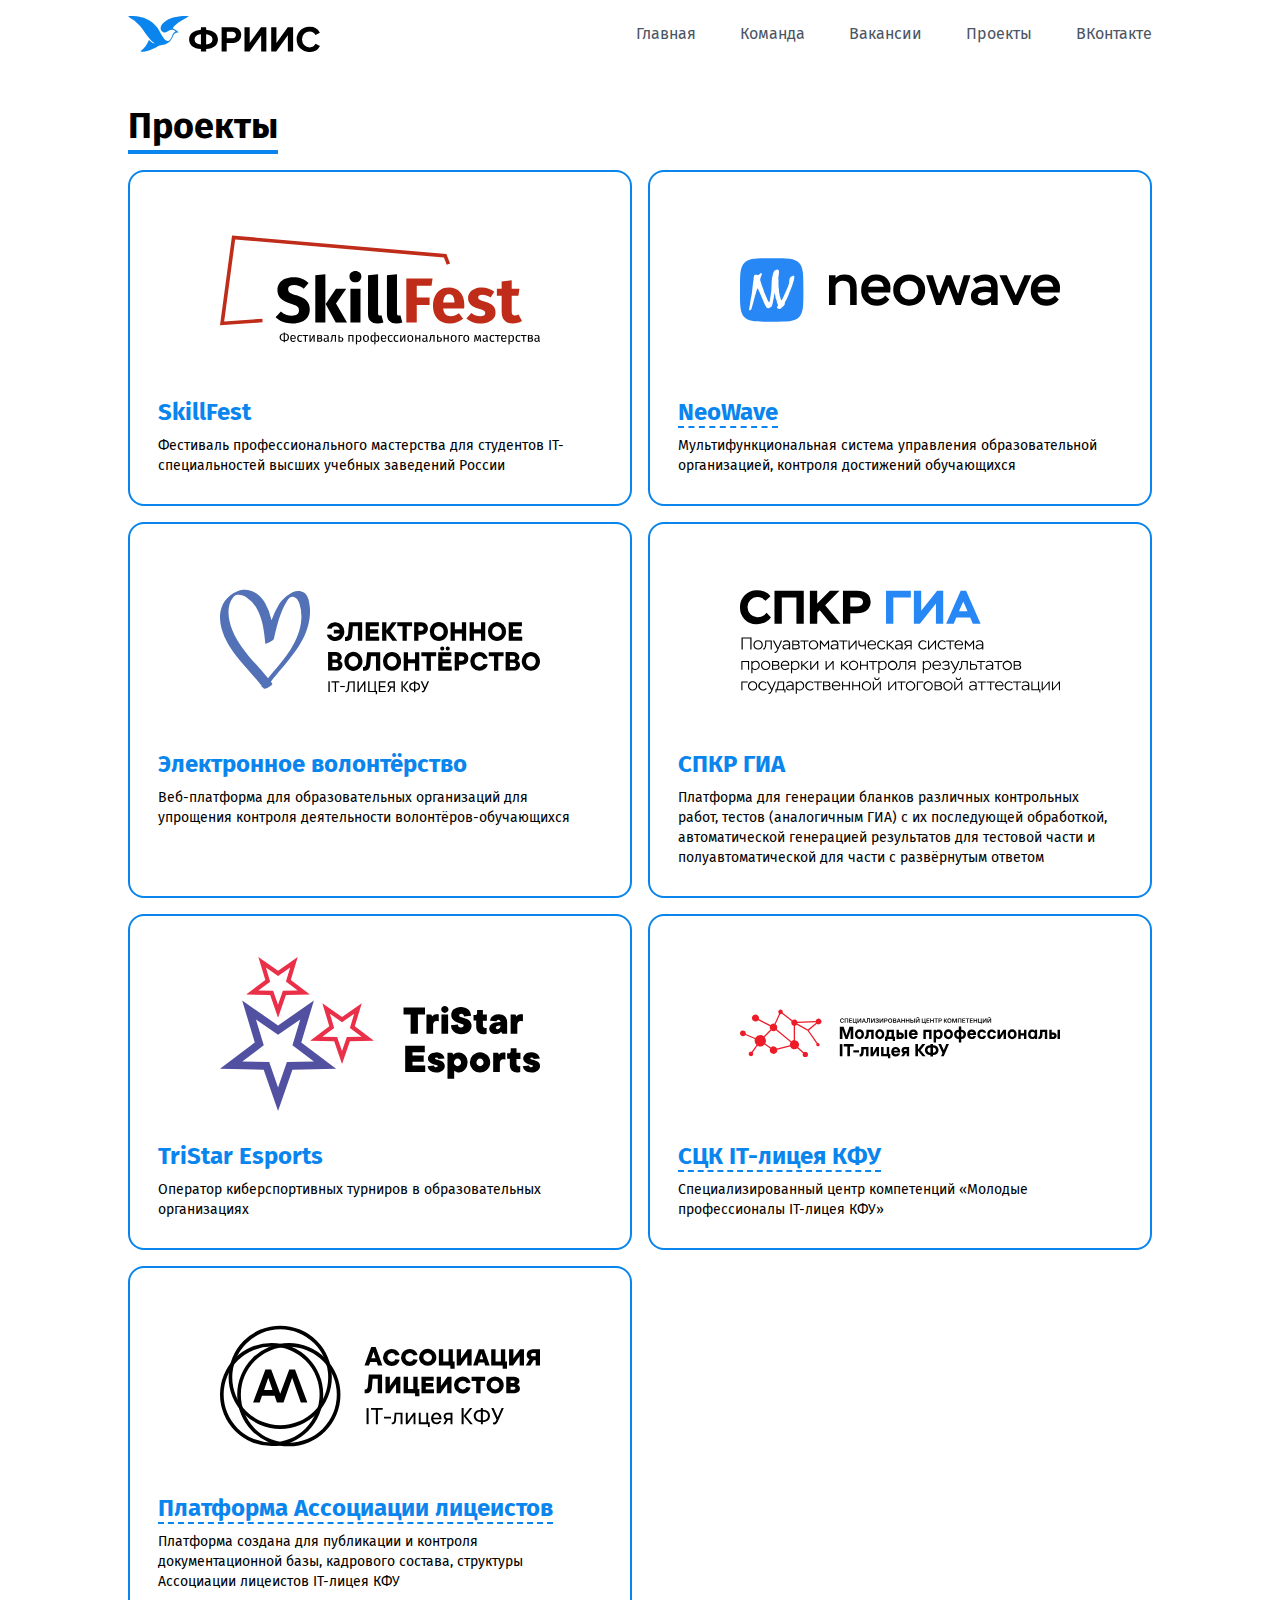
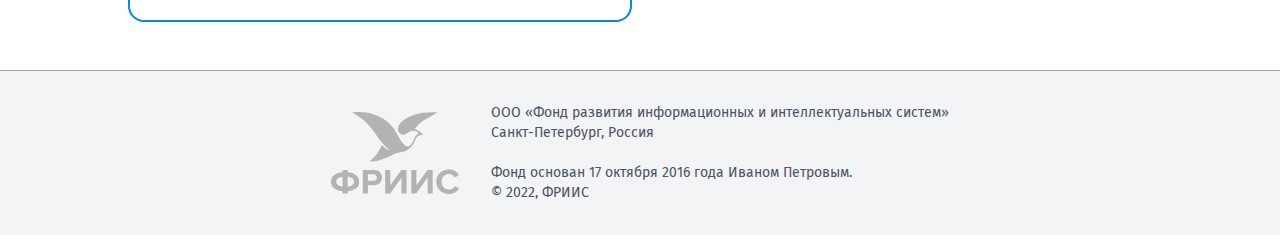
<file: projects/index.html>
<!DOCTYPE html><html lang="ru"><head><meta charSet="utf-8"/><meta http-equiv="x-ua-compatible" content="ie=edge"/><meta name="viewport" content="width=device-width, initial-scale=1, shrink-to-fit=no"/><meta data-react-helmet="true" property="og:image" content="/static/open_graph_image-b4218e44e636a14cfcc59323d850e4b5.png"/><meta data-react-helmet="true" property="og:type" content="website"/><meta data-react-helmet="true" property="og:description" content="Фонд развития информационных и интеллектуальных систем"/><meta data-react-helmet="true" property="og:url" content="https://iisdf.org"/><meta data-react-helmet="true" property="og:title" content="ФРИИС"/><meta name="generator" content="Gatsby 4.13.1"/><style data-href="/styles.08d5611ed3d85b14da22.css" data-identity="gatsby-global-css">@import url(https://fonts.googleapis.com/css2?family=Fira+Sans:wght@400;600;700&display=swap);
/*
! tailwindcss v3.0.24 | MIT License | https://tailwindcss.com
*/*,:after,:before{border:0 solid #e5e7eb;box-sizing:border-box}:after,:before{--tw-content:""}html{-webkit-text-size-adjust:100%;font-family:Fira Sans,ui-sans-serif,system-ui,-apple-system,BlinkMacSystemFont,Segoe UI,Roboto,Helvetica Neue,Arial,Noto Sans,sans-serif,Apple Color Emoji,Segoe UI Emoji,Segoe UI Symbol,Noto Color Emoji;line-height:1.5;-o-tab-size:4;tab-size:4}body{line-height:inherit;margin:0}hr{border-top-width:1px;color:inherit;height:0}abbr:where([title]){-webkit-text-decoration:underline dotted;text-decoration:underline dotted}h1,h2,h3,h4,h5,h6{font-size:inherit;font-weight:inherit}a{color:inherit;text-decoration:inherit}b,strong{font-weight:bolder}code,kbd,pre,samp{font-family:ui-monospace,SFMono-Regular,Menlo,Monaco,Consolas,Liberation Mono,Courier New,monospace;font-size:1em}small{font-size:80%}sub,sup{font-size:75%;line-height:0;position:relative;vertical-align:baseline}sub{bottom:-.25em}sup{top:-.5em}table{border-collapse:collapse;border-color:inherit;text-indent:0}button,input,optgroup,select,textarea{color:inherit;font-family:inherit;font-size:100%;line-height:inherit;margin:0;padding:0}button,select{text-transform:none}[type=button],[type=reset],[type=submit],button{-webkit-appearance:button;background-color:transparent;background-image:none}:-moz-focusring{outline:auto}:-moz-ui-invalid{box-shadow:none}progress{vertical-align:baseline}::-webkit-inner-spin-button,::-webkit-outer-spin-button{height:auto}[type=search]{-webkit-appearance:textfield;outline-offset:-2px}::-webkit-search-decoration{-webkit-appearance:none}::-webkit-file-upload-button{-webkit-appearance:button;font:inherit}summary{display:list-item}blockquote,dd,dl,figure,h1,h2,h3,h4,h5,h6,hr,p,pre{margin:0}fieldset{margin:0}fieldset,legend{padding:0}menu,ol,ul{list-style:none;margin:0;padding:0}textarea{resize:vertical}input::-webkit-input-placeholder,textarea::-webkit-input-placeholder{color:#9ca3af;opacity:1}input:-ms-input-placeholder,textarea:-ms-input-placeholder{color:#9ca3af;opacity:1}input::placeholder,textarea::placeholder{color:#9ca3af;opacity:1}[role=button],button{cursor:pointer}:disabled{cursor:default}audio,canvas,embed,iframe,img,object,svg,video{display:block;vertical-align:middle}img,video{height:auto;max-width:100%}[hidden]{display:none}*,:after,:before{--tw-translate-x:0;--tw-translate-y:0;--tw-rotate:0;--tw-skew-x:0;--tw-skew-y:0;--tw-scale-x:1;--tw-scale-y:1;--tw-pan-x: ;--tw-pan-y: ;--tw-pinch-zoom: ;--tw-scroll-snap-strictness:proximity;--tw-ordinal: ;--tw-slashed-zero: ;--tw-numeric-figure: ;--tw-numeric-spacing: ;--tw-numeric-fraction: ;--tw-ring-inset: ;--tw-ring-offset-width:0px;--tw-ring-offset-color:#fff;--tw-ring-color:rgba(59,130,246,.5);--tw-ring-offset-shadow:0 0 #0000;--tw-ring-shadow:0 0 #0000;--tw-shadow:0 0 #0000;--tw-shadow-colored:0 0 #0000;--tw-blur: ;--tw-brightness: ;--tw-contrast: ;--tw-grayscale: ;--tw-hue-rotate: ;--tw-invert: ;--tw-saturate: ;--tw-sepia: ;--tw-drop-shadow: ;--tw-backdrop-blur: ;--tw-backdrop-brightness: ;--tw-backdrop-contrast: ;--tw-backdrop-grayscale: ;--tw-backdrop-hue-rotate: ;--tw-backdrop-invert: ;--tw-backdrop-opacity: ;--tw-backdrop-saturate: ;--tw-backdrop-sepia: }.container{width:100%}@media (min-width:640px){.container{max-width:640px}}@media (min-width:768px){.container{max-width:768px}}@media (min-width:1024px){.container{max-width:1024px}}@media (min-width:1280px){.container{max-width:1280px}}@media (min-width:1536px){.container{max-width:1536px}}.fixed{position:fixed}.top-0{top:0}.z-10{z-index:10}.z-20{z-index:20}.mx-auto{margin-left:auto;margin-right:auto}.mb-2{margin-bottom:.5rem}.mt-0{margin-top:0}.mb-1{margin-bottom:.25rem}.mt-2{margin-top:.5rem}.mb-12{margin-bottom:3rem}.mb-4{margin-bottom:1rem}.mb-8{margin-bottom:2rem}.block{display:block}.inline-block{display:inline-block}.flex{display:flex}.grid{display:grid}.hidden{display:none}.aspect-square{aspect-ratio:1/1}.aspect-video{aspect-ratio:16/9}.h-1{height:.25rem}.h-3{height:.75rem}.min-h-screen{min-height:100vh}.w-32{width:8rem}.w-full{width:100%}.w-3{width:.75rem}.max-w-4xl{max-width:56rem}.max-w-xs{max-width:20rem}.flex-1{flex:1 1 0%}.flex-grow,.grow{flex-grow:1}.appearance-none{-webkit-appearance:none;appearance:none}.grid-cols-1{grid-template-columns:repeat(1,minmax(0,1fr))}.flex-col{flex-direction:column}.flex-wrap{flex-wrap:wrap}.items-center{align-items:center}.items-baseline{align-items:baseline}.justify-end{justify-content:flex-end}.justify-center{justify-content:center}.justify-between{justify-content:space-between}.gap-6{gap:1.5rem}.gap-4{gap:1rem}.gap-8{gap:2rem}.rounded-2xl{border-radius:1rem}.rounded-full{border-radius:9999px}.rounded{border-radius:.25rem}.border-2{border-width:2px}.border{border-width:1px}.border-t{border-top-width:1px}.border-b-2{border-bottom-width:2px}.border-b-4{border-bottom-width:4px}.border-brand{--tw-border-opacity:1;border-color:rgb(10 133 237/var(--tw-border-opacity))}.border-gray-600{--tw-border-opacity:1;border-color:rgb(75 85 99/var(--tw-border-opacity))}.border-gray-400{--tw-border-opacity:1;border-color:rgb(156 163 175/var(--tw-border-opacity))}.border-b-brand{--tw-border-opacity:1;border-bottom-color:rgb(10 133 237/var(--tw-border-opacity))}.bg-white{--tw-bg-opacity:1;background-color:rgb(255 255 255/var(--tw-bg-opacity))}.bg-gray-100{--tw-bg-opacity:1;background-color:rgb(243 244 246/var(--tw-bg-opacity))}.fill-current{fill:currentColor}.p-4{padding:1rem}.p-7{padding:1.75rem}.py-3{padding-bottom:.75rem;padding-top:.75rem}.px-3{padding-left:.75rem;padding-right:.75rem}.py-2{padding-bottom:.5rem;padding-top:.5rem}.px-4{padding-left:1rem;padding-right:1rem}.py-8{padding-bottom:2rem;padding-top:2rem}.pl-4{padding-left:1rem}.pr-4{padding-right:1rem}.text-center{text-align:center}.font-sans{font-family:Fira Sans,ui-sans-serif,system-ui,-apple-system,BlinkMacSystemFont,Segoe UI,Roboto,Helvetica Neue,Arial,Noto Sans,sans-serif,Apple Color Emoji,Segoe UI Emoji,Segoe UI Symbol,Noto Color Emoji}.text-2xl{font-size:1.5rem;line-height:2rem}.text-sm{font-size:.875rem;line-height:1.25rem}.text-xl{font-size:1.25rem}.text-lg,.text-xl{line-height:1.75rem}.text-lg{font-size:1.125rem}.text-4xl{font-size:2.25rem;line-height:2.5rem}.font-bold{font-weight:700}.font-extrabold{font-weight:800}.leading-normal{line-height:1.5}.tracking-normal{letter-spacing:0}.text-brand{--tw-text-opacity:1;color:rgb(10 133 237/var(--tw-text-opacity))}.text-gray-500{--tw-text-opacity:1;color:rgb(107 114 128/var(--tw-text-opacity))}.text-gray-900{--tw-text-opacity:1;color:rgb(17 24 39/var(--tw-text-opacity))}.text-gray-600{--tw-text-opacity:1;color:rgb(75 85 99/var(--tw-text-opacity))}.no-underline{-webkit-text-decoration-line:none;text-decoration-line:none}.shadow{--tw-shadow:0 1px 3px 0 rgba(0,0,0,.1),0 1px 2px -1px rgba(0,0,0,.1);--tw-shadow-colored:0 1px 3px 0 var(--tw-shadow-color),0 1px 2px -1px var(--tw-shadow-color);box-shadow:var(--tw-ring-offset-shadow,0 0 #0000),var(--tw-ring-shadow,0 0 #0000),var(--tw-shadow)}:root{--color-brand:#0a85ed}.person_photo{border-radius:100%;height:116px;overflow:hidden;position:relative;width:116px}.person_photo img{display:block;height:100%;left:0;-o-object-fit:cover;object-fit:cover;-o-object-position:50% 10%;object-position:50% 10%;position:absolute;top:0;width:100%}.person_photo:after{content:"";display:block;padding-top:100%}a.link-brand{--tw-border-opacity:1;border-bottom:2px rgb(10 133 237/var(--tw-border-opacity));border-style:dashed}.page-header{--tw-border-opacity:1;border-bottom-width:4px;border-color:rgb(10 133 237/var(--tw-border-opacity));display:inline-block;font-size:2.25rem;font-weight:700;line-height:2.5rem;margin-bottom:1rem;padding-bottom:.25rem}.hover\:border-green-500:hover{--tw-border-opacity:1;border-color:rgb(34 197 94/var(--tw-border-opacity))}.hover\:text-gray-900:hover{--tw-text-opacity:1;color:rgb(17 24 39/var(--tw-text-opacity))}.hover\:no-underline:hover{-webkit-text-decoration-line:none;text-decoration-line:none}.focus\:outline-none:focus{outline:2px solid transparent;outline-offset:2px}@media (min-width:640px){.sm\:w-1\/2{width:50%}}@media (min-width:768px){.md\:max-w-5xl{max-width:64rem}.md\:grid-cols-2{grid-template-columns:repeat(2,minmax(0,1fr))}.md\:flex-row{flex-direction:row}.md\:justify-start{justify-content:flex-start}.md\:text-left{text-align:left}.md\:text-base{font-size:1rem;line-height:1.5rem}}@media (min-width:1024px){.lg\:mt-0{margin-top:0}.lg\:mr-3{margin-right:.75rem}.lg\:block{display:block}.lg\:flex{display:flex}.lg\:hidden{display:none}.lg\:w-auto{width:auto}.lg\:items-center{align-items:center}.lg\:py-0{padding-bottom:0;padding-top:0}.lg\:px-0{padding-right:0}.lg\:pl-0,.lg\:px-0{padding-left:0}.lg\:pr-0{padding-right:0}.lg\:text-left{text-align:left}}</style><title data-react-helmet="true">Проекты Фонда | ФРИИС</title><style>.gatsby-image-wrapper{position:relative;overflow:hidden}.gatsby-image-wrapper picture.object-fit-polyfill{position:static!important}.gatsby-image-wrapper img{bottom:0;height:100%;left:0;margin:0;max-width:none;padding:0;position:absolute;right:0;top:0;width:100%;object-fit:cover}.gatsby-image-wrapper [data-main-image]{opacity:0;transform:translateZ(0);transition:opacity .25s linear;will-change:opacity}.gatsby-image-wrapper-constrained{display:inline-block;vertical-align:top}</style><noscript><style>.gatsby-image-wrapper noscript [data-main-image]{opacity:1!important}.gatsby-image-wrapper [data-placeholder-image]{opacity:0!important}</style></noscript><script type="module">const e="undefined"!=typeof HTMLImageElement&&"loading"in HTMLImageElement.prototype;e&&document.body.addEventListener("load",(function(e){if(void 0===e.target.dataset.mainImage)return;if(void 0===e.target.dataset.gatsbyImageSsr)return;const t=e.target;let a=null,n=t;for(;null===a&&n;)void 0!==n.parentNode.dataset.gatsbyImageWrapper&&(a=n.parentNode),n=n.parentNode;const o=a.querySelector("[data-placeholder-image]"),r=new Image;r.src=t.currentSrc,r.decode().catch((()=>{})).then((()=>{t.style.opacity=1,o&&(o.style.opacity=0,o.style.transition="opacity 500ms linear")}))}),!0);</script><link rel="icon" href="/favicon-32x32.png?v=ff9a99698c5ab708c8d07c222f11c36b" type="image/png"/><link rel="icon" href="/favicon.svg?v=ff9a99698c5ab708c8d07c222f11c36b" type="image/svg+xml"/><link rel="manifest" href="/manifest.webmanifest" crossorigin="anonymous"/><link rel="apple-touch-icon" sizes="48x48" href="/icons/icon-48x48.png?v=ff9a99698c5ab708c8d07c222f11c36b"/><link rel="apple-touch-icon" sizes="72x72" href="/icons/icon-72x72.png?v=ff9a99698c5ab708c8d07c222f11c36b"/><link rel="apple-touch-icon" sizes="96x96" href="/icons/icon-96x96.png?v=ff9a99698c5ab708c8d07c222f11c36b"/><link rel="apple-touch-icon" sizes="144x144" href="/icons/icon-144x144.png?v=ff9a99698c5ab708c8d07c222f11c36b"/><link rel="apple-touch-icon" sizes="192x192" href="/icons/icon-192x192.png?v=ff9a99698c5ab708c8d07c222f11c36b"/><link rel="apple-touch-icon" sizes="256x256" href="/icons/icon-256x256.png?v=ff9a99698c5ab708c8d07c222f11c36b"/><link rel="apple-touch-icon" sizes="384x384" href="/icons/icon-384x384.png?v=ff9a99698c5ab708c8d07c222f11c36b"/><link rel="apple-touch-icon" sizes="512x512" href="/icons/icon-512x512.png?v=ff9a99698c5ab708c8d07c222f11c36b"/><link as="script" rel="preload" href="/webpack-runtime-c482b361d1f2f276306a.js"/><link as="script" rel="preload" href="/framework-914ab7dcb0afa4946556.js"/><link as="script" rel="preload" href="/app-ed546d04fa5e1da76400.js"/><link as="script" rel="preload" href="/commons-c4e7c80cb0215ec0501d.js"/><link as="script" rel="preload" href="/component---src-pages-projects-js-e00ac6041f8c89b9a76a.js"/><link as="fetch" rel="preload" href="/page-data/projects/page-data.json" crossorigin="anonymous"/><link as="fetch" rel="preload" href="/page-data/app-data.json" crossorigin="anonymous"/></head><body class="bg-white font-sans leading-normal tracking-normal"><div id="___gatsby"><div style="outline:none" tabindex="-1" id="gatsby-focus-wrapper"><div class="min-h-screen flex flex-col"><nav id="header" class="fixed top-0 z-10 w-full bg-white"><div id="progress" class="top-0 z-20 h-1" style="background:linear-gradient(to right, var(--color-brand) var(--scroll), transparent 0)"></div><div class="mx-auto mt-0 flex w-full flex-wrap items-baseline justify-between py-3 md:max-w-5xl"><div class="mx-auto flex items-center justify-between gap-4"><div class="pl-4 lg:pl-0 mb-1"><a class="block text-xl font-extrabold text-gray-900 no-underline hover:no-underline" href="/"><img src="[data-uri]" alt="ФРИИС" class="inline-block w-full" style="max-width:12rem"/></a></div><div class="block pr-4 lg:hidden"><button id="nav-toggle" class="flex appearance-none items-center rounded border border-gray-600 px-3 py-2 text-gray-500 hover:border-green-500 hover:text-gray-900 focus:outline-none"><svg class="h-3 w-3 fill-current" viewBox="0 0 20 20" xmlns="http://www.w3.org/2000/svg"><title>Меню</title><path d="M0 3h20v2H0V3zm0 6h20v2H0V9zm0 6h20v2H0v-2z"></path></svg></button></div></div><div class="z-20 mt-2 hidden w-full flex-grow bg-white lg:mt-0 lg:block lg:flex lg:w-auto lg:items-center" id="nav-content"><ul class="list-reset flex-1 items-center justify-end lg:flex text-lg md:text-base"><li class="text-center lg:text-left lg:mr-3"><a class="py-2 lg:py-0 hover:text-underline inline-block w-full px-4 text-gray-600 no-underline hover:text-gray-900" href="/">Главная</a></li><li class="text-center lg:text-left lg:mr-3"><a class="py-2 lg:py-0 hover:text-underline inline-block w-full px-4 text-gray-600 no-underline hover:text-gray-900" href="/team">Команда</a></li><li class="text-center lg:text-left lg:mr-3"><a class="py-2 lg:py-0 hover:text-underline inline-block w-full px-4 text-gray-600 no-underline hover:text-gray-900" href="/jobs">Вакансии</a></li><li class="text-center lg:text-left lg:mr-3"><a class="py-2 lg:py-0 hover:text-underline inline-block w-full px-4 text-gray-600 no-underline hover:text-gray-900" href="/projects">Проекты</a></li><li class="text-center lg:text-left"><a class="py-2 lg:py-0 hover:text-underline inline-block w-full px-4 lg:pr-0 text-gray-600 no-underline hover:text-gray-900" href="//vk.com/iisdf" rel="noreferrer" target="_blank">ВКонтакте</a></li></ul></div></div></nav><div class="container mx-auto mb-12 w-full px-4 md:max-w-5xl lg:px-0 grow" style="margin-top:106px"><h1 class="page-header">Проекты</h1><div class="grid grid-cols-1 md:grid-cols-2 gap-4"><div class="border-brand border-2 p-7 rounded-2xl"><img class="aspect-video mb-4 max-w-xs mx-auto" src="/static/skillfest-78d03aa0cc6fd281b799d2cf496c68a6.svg" alt="SkillFest"/><h4 class="text-2xl text-brand font-bold mb-2">SkillFest</h4><p class="text-sm">Фестиваль профессионального мастерства для студентов IT-специальностей высших учебных заведений России</p></div><div class="border-brand border-2 p-7 rounded-2xl"><img class="aspect-video mb-4 max-w-xs mx-auto" src="[data-uri]" alt="NeoWave"/><h4 class="text-2xl text-brand font-bold mb-2"><a href="https://neowave.iisdf.org/" class="link-brand">NeoWave</a></h4><p class="text-sm">Мультифункциональная система управления образовательной организацией, контроля достижений обучающихся</p></div><div class="border-brand border-2 p-7 rounded-2xl"><img class="aspect-video mb-4 max-w-xs mx-auto" src="/static/evolpass-903f870bc3329080a00e19c12e359d1c.svg" alt="Электронное волонтёрство"/><h4 class="text-2xl text-brand font-bold mb-2">Электронное волонтёрство</h4><p class="text-sm">Веб-платформа для образовательных организаций для упрощения контроля деятельности волонтёров-обучающихся</p></div><div class="border-brand border-2 p-7 rounded-2xl"><img class="aspect-video mb-4 max-w-xs mx-auto" src="/static/spkr_gia-0b1fb205c15ca6fa4b7ef3e8a2d00a03.svg" alt="СПКР ГИА"/><h4 class="text-2xl text-brand font-bold mb-2">СПКР ГИА</h4><p class="text-sm">Платформа для генерации бланков различных контрольных работ, тестов (аналогичным ГИА) с их последующей обработкой, автоматической генерацией результатов для тестовой части и полуавтоматической для части с развёрнутым ответом</p></div><div class="border-brand border-2 p-7 rounded-2xl"><img class="aspect-video mb-4 max-w-xs mx-auto" src="[data-uri]" alt="TriStar Esports"/><h4 class="text-2xl text-brand font-bold mb-2">TriStar Esports</h4><p class="text-sm">Оператор киберспортивных турниров в образовательных организациях</p></div><div class="border-brand border-2 p-7 rounded-2xl"><img class="aspect-video mb-4 max-w-xs mx-auto" src="/static/wsitl-477a2c093b4e23680ba9b48610884299.svg" alt="СЦК IT-лицея КФУ"/><h4 class="text-2xl text-brand font-bold mb-2"><a href="https://wsitl.iisdf.org/" class="link-brand">СЦК IT-лицея КФУ</a></h4><p class="text-sm">Специализированный центр компетенций «Молодые профессионалы IT-лицея КФУ»</p></div><div class="border-brand border-2 p-7 rounded-2xl"><img class="aspect-video mb-4 max-w-xs mx-auto" src="[data-uri]" alt="Платформа Ассоциации лицеистов"/><h4 class="text-2xl text-brand font-bold mb-2"><a href="https://lsa.iisdf.org/" class="link-brand">Платформа Ассоциации лицеистов</a></h4><p class="text-sm">Платформа создана для публикации и контроля документационной базы, кадрового состава, структуры Ассоциации лицеистов IT-лицея КФУ</p></div></div></div><footer class="border-t border-gray-400 bg-gray-100 shadow"><div class="container mx-auto flex max-w-4xl py-8 px-4"><div class="mx-auto flex flex-col md:flex-row w-full gap-8 items-center justify-center"><img src="[data-uri]" alt="ФРИИС" class="w-full" style="max-width:8rem"/><p class="text-sm text-gray-600 text-center md:text-left">ООО «Фонд развития информационных и интеллектуальных систем» <br/>Санкт-Петербург, Россия <br/> <br/>Фонд основан 17 октября 2016 года Иваном Петровым. <br/>© 2022, ФРИИС</p></div></div></footer></div></div><div id="gatsby-announcer" style="position:absolute;top:0;width:1px;height:1px;padding:0;overflow:hidden;clip:rect(0, 0, 0, 0);white-space:nowrap;border:0" aria-live="assertive" aria-atomic="true"></div></div><script id="gatsby-script-loader">/*<![CDATA[*/window.pagePath="/projects/";window.___webpackCompilationHash="cac73b9db7e83690b555";/*]]>*/</script><script id="gatsby-chunk-mapping">/*<![CDATA[*/window.___chunkMapping={"polyfill":["/polyfill-de4dd29288f15cdded46.js"],"app":["/app-ed546d04fa5e1da76400.js"],"component---src-pages-404-js":["/component---src-pages-404-js-ac8bf1b223c7603f61a3.js"],"component---src-pages-index-js":["/component---src-pages-index-js-727d731792eb57b6edaa.js"],"component---src-pages-jobs-js":["/component---src-pages-jobs-js-9af62eb089e0bd29d850.js"],"component---src-pages-projects-js":["/component---src-pages-projects-js-e00ac6041f8c89b9a76a.js"],"component---src-pages-team-js":["/component---src-pages-team-js-d8894a26d84bbeecb8ee.js"]};/*]]>*/</script><script src="/polyfill-de4dd29288f15cdded46.js" nomodule=""></script><script src="/component---src-pages-projects-js-e00ac6041f8c89b9a76a.js" async=""></script><script src="/commons-c4e7c80cb0215ec0501d.js" async=""></script><script src="/app-ed546d04fa5e1da76400.js" async=""></script><script src="/framework-914ab7dcb0afa4946556.js" async=""></script><script src="/webpack-runtime-c482b361d1f2f276306a.js" async=""></script></body></html>
</file>
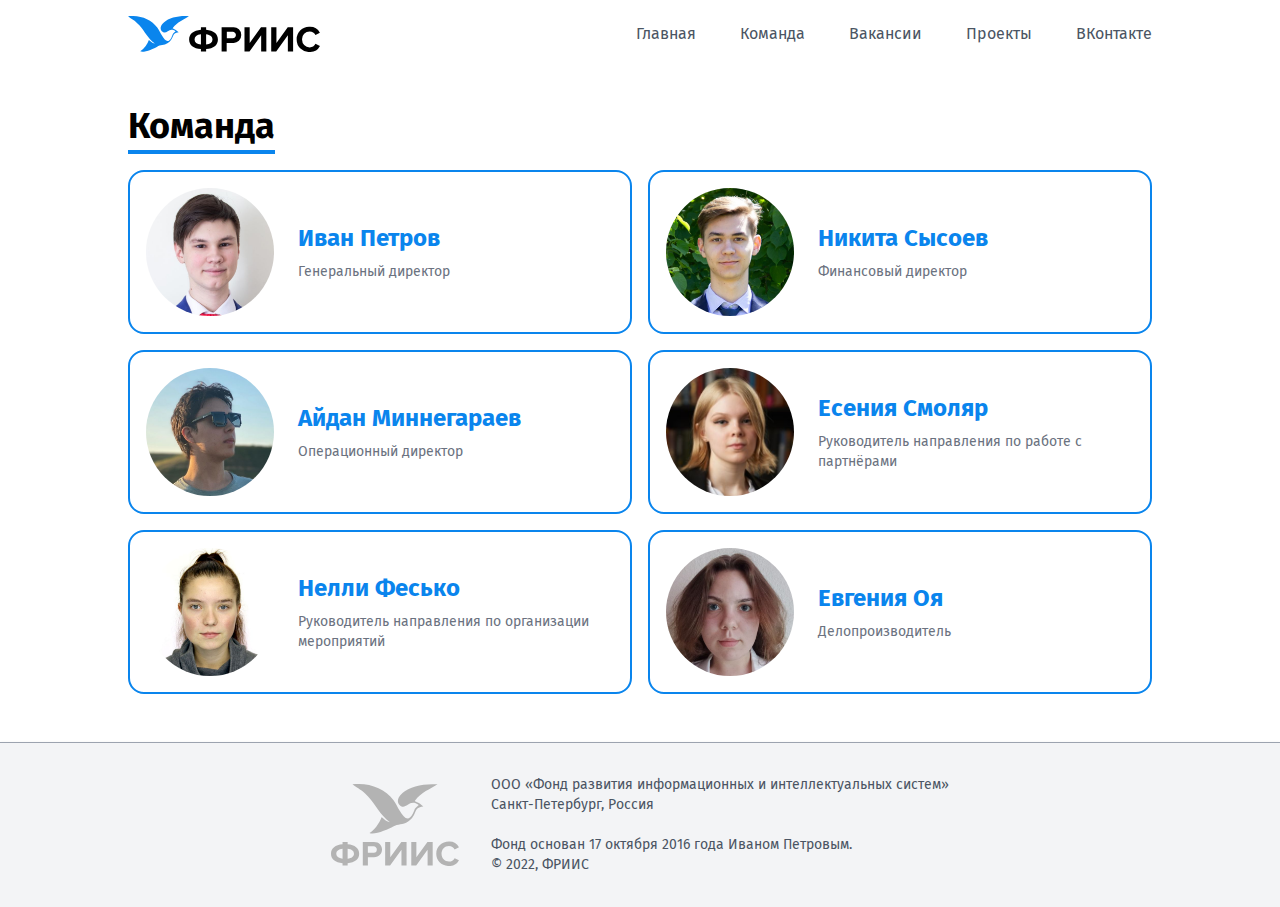
<file: team/index.html>
<!DOCTYPE html><html lang="ru"><head><meta charSet="utf-8"/><meta http-equiv="x-ua-compatible" content="ie=edge"/><meta name="viewport" content="width=device-width, initial-scale=1, shrink-to-fit=no"/><meta data-react-helmet="true" property="og:image" content="/static/open_graph_image-b4218e44e636a14cfcc59323d850e4b5.png"/><meta data-react-helmet="true" property="og:type" content="website"/><meta data-react-helmet="true" property="og:description" content="Фонд развития информационных и интеллектуальных систем"/><meta data-react-helmet="true" property="og:url" content="https://iisdf.org"/><meta data-react-helmet="true" property="og:title" content="ФРИИС"/><meta name="generator" content="Gatsby 4.13.1"/><style data-href="/styles.08d5611ed3d85b14da22.css" data-identity="gatsby-global-css">@import url(https://fonts.googleapis.com/css2?family=Fira+Sans:wght@400;600;700&display=swap);
/*
! tailwindcss v3.0.24 | MIT License | https://tailwindcss.com
*/*,:after,:before{border:0 solid #e5e7eb;box-sizing:border-box}:after,:before{--tw-content:""}html{-webkit-text-size-adjust:100%;font-family:Fira Sans,ui-sans-serif,system-ui,-apple-system,BlinkMacSystemFont,Segoe UI,Roboto,Helvetica Neue,Arial,Noto Sans,sans-serif,Apple Color Emoji,Segoe UI Emoji,Segoe UI Symbol,Noto Color Emoji;line-height:1.5;-o-tab-size:4;tab-size:4}body{line-height:inherit;margin:0}hr{border-top-width:1px;color:inherit;height:0}abbr:where([title]){-webkit-text-decoration:underline dotted;text-decoration:underline dotted}h1,h2,h3,h4,h5,h6{font-size:inherit;font-weight:inherit}a{color:inherit;text-decoration:inherit}b,strong{font-weight:bolder}code,kbd,pre,samp{font-family:ui-monospace,SFMono-Regular,Menlo,Monaco,Consolas,Liberation Mono,Courier New,monospace;font-size:1em}small{font-size:80%}sub,sup{font-size:75%;line-height:0;position:relative;vertical-align:baseline}sub{bottom:-.25em}sup{top:-.5em}table{border-collapse:collapse;border-color:inherit;text-indent:0}button,input,optgroup,select,textarea{color:inherit;font-family:inherit;font-size:100%;line-height:inherit;margin:0;padding:0}button,select{text-transform:none}[type=button],[type=reset],[type=submit],button{-webkit-appearance:button;background-color:transparent;background-image:none}:-moz-focusring{outline:auto}:-moz-ui-invalid{box-shadow:none}progress{vertical-align:baseline}::-webkit-inner-spin-button,::-webkit-outer-spin-button{height:auto}[type=search]{-webkit-appearance:textfield;outline-offset:-2px}::-webkit-search-decoration{-webkit-appearance:none}::-webkit-file-upload-button{-webkit-appearance:button;font:inherit}summary{display:list-item}blockquote,dd,dl,figure,h1,h2,h3,h4,h5,h6,hr,p,pre{margin:0}fieldset{margin:0}fieldset,legend{padding:0}menu,ol,ul{list-style:none;margin:0;padding:0}textarea{resize:vertical}input::-webkit-input-placeholder,textarea::-webkit-input-placeholder{color:#9ca3af;opacity:1}input:-ms-input-placeholder,textarea:-ms-input-placeholder{color:#9ca3af;opacity:1}input::placeholder,textarea::placeholder{color:#9ca3af;opacity:1}[role=button],button{cursor:pointer}:disabled{cursor:default}audio,canvas,embed,iframe,img,object,svg,video{display:block;vertical-align:middle}img,video{height:auto;max-width:100%}[hidden]{display:none}*,:after,:before{--tw-translate-x:0;--tw-translate-y:0;--tw-rotate:0;--tw-skew-x:0;--tw-skew-y:0;--tw-scale-x:1;--tw-scale-y:1;--tw-pan-x: ;--tw-pan-y: ;--tw-pinch-zoom: ;--tw-scroll-snap-strictness:proximity;--tw-ordinal: ;--tw-slashed-zero: ;--tw-numeric-figure: ;--tw-numeric-spacing: ;--tw-numeric-fraction: ;--tw-ring-inset: ;--tw-ring-offset-width:0px;--tw-ring-offset-color:#fff;--tw-ring-color:rgba(59,130,246,.5);--tw-ring-offset-shadow:0 0 #0000;--tw-ring-shadow:0 0 #0000;--tw-shadow:0 0 #0000;--tw-shadow-colored:0 0 #0000;--tw-blur: ;--tw-brightness: ;--tw-contrast: ;--tw-grayscale: ;--tw-hue-rotate: ;--tw-invert: ;--tw-saturate: ;--tw-sepia: ;--tw-drop-shadow: ;--tw-backdrop-blur: ;--tw-backdrop-brightness: ;--tw-backdrop-contrast: ;--tw-backdrop-grayscale: ;--tw-backdrop-hue-rotate: ;--tw-backdrop-invert: ;--tw-backdrop-opacity: ;--tw-backdrop-saturate: ;--tw-backdrop-sepia: }.container{width:100%}@media (min-width:640px){.container{max-width:640px}}@media (min-width:768px){.container{max-width:768px}}@media (min-width:1024px){.container{max-width:1024px}}@media (min-width:1280px){.container{max-width:1280px}}@media (min-width:1536px){.container{max-width:1536px}}.fixed{position:fixed}.top-0{top:0}.z-10{z-index:10}.z-20{z-index:20}.mx-auto{margin-left:auto;margin-right:auto}.mb-2{margin-bottom:.5rem}.mt-0{margin-top:0}.mb-1{margin-bottom:.25rem}.mt-2{margin-top:.5rem}.mb-12{margin-bottom:3rem}.mb-4{margin-bottom:1rem}.mb-8{margin-bottom:2rem}.block{display:block}.inline-block{display:inline-block}.flex{display:flex}.grid{display:grid}.hidden{display:none}.aspect-square{aspect-ratio:1/1}.aspect-video{aspect-ratio:16/9}.h-1{height:.25rem}.h-3{height:.75rem}.min-h-screen{min-height:100vh}.w-32{width:8rem}.w-full{width:100%}.w-3{width:.75rem}.max-w-4xl{max-width:56rem}.max-w-xs{max-width:20rem}.flex-1{flex:1 1 0%}.flex-grow,.grow{flex-grow:1}.appearance-none{-webkit-appearance:none;appearance:none}.grid-cols-1{grid-template-columns:repeat(1,minmax(0,1fr))}.flex-col{flex-direction:column}.flex-wrap{flex-wrap:wrap}.items-center{align-items:center}.items-baseline{align-items:baseline}.justify-end{justify-content:flex-end}.justify-center{justify-content:center}.justify-between{justify-content:space-between}.gap-6{gap:1.5rem}.gap-4{gap:1rem}.gap-8{gap:2rem}.rounded-2xl{border-radius:1rem}.rounded-full{border-radius:9999px}.rounded{border-radius:.25rem}.border-2{border-width:2px}.border{border-width:1px}.border-t{border-top-width:1px}.border-b-2{border-bottom-width:2px}.border-b-4{border-bottom-width:4px}.border-brand{--tw-border-opacity:1;border-color:rgb(10 133 237/var(--tw-border-opacity))}.border-gray-600{--tw-border-opacity:1;border-color:rgb(75 85 99/var(--tw-border-opacity))}.border-gray-400{--tw-border-opacity:1;border-color:rgb(156 163 175/var(--tw-border-opacity))}.border-b-brand{--tw-border-opacity:1;border-bottom-color:rgb(10 133 237/var(--tw-border-opacity))}.bg-white{--tw-bg-opacity:1;background-color:rgb(255 255 255/var(--tw-bg-opacity))}.bg-gray-100{--tw-bg-opacity:1;background-color:rgb(243 244 246/var(--tw-bg-opacity))}.fill-current{fill:currentColor}.p-4{padding:1rem}.p-7{padding:1.75rem}.py-3{padding-bottom:.75rem;padding-top:.75rem}.px-3{padding-left:.75rem;padding-right:.75rem}.py-2{padding-bottom:.5rem;padding-top:.5rem}.px-4{padding-left:1rem;padding-right:1rem}.py-8{padding-bottom:2rem;padding-top:2rem}.pl-4{padding-left:1rem}.pr-4{padding-right:1rem}.text-center{text-align:center}.font-sans{font-family:Fira Sans,ui-sans-serif,system-ui,-apple-system,BlinkMacSystemFont,Segoe UI,Roboto,Helvetica Neue,Arial,Noto Sans,sans-serif,Apple Color Emoji,Segoe UI Emoji,Segoe UI Symbol,Noto Color Emoji}.text-2xl{font-size:1.5rem;line-height:2rem}.text-sm{font-size:.875rem;line-height:1.25rem}.text-xl{font-size:1.25rem}.text-lg,.text-xl{line-height:1.75rem}.text-lg{font-size:1.125rem}.text-4xl{font-size:2.25rem;line-height:2.5rem}.font-bold{font-weight:700}.font-extrabold{font-weight:800}.leading-normal{line-height:1.5}.tracking-normal{letter-spacing:0}.text-brand{--tw-text-opacity:1;color:rgb(10 133 237/var(--tw-text-opacity))}.text-gray-500{--tw-text-opacity:1;color:rgb(107 114 128/var(--tw-text-opacity))}.text-gray-900{--tw-text-opacity:1;color:rgb(17 24 39/var(--tw-text-opacity))}.text-gray-600{--tw-text-opacity:1;color:rgb(75 85 99/var(--tw-text-opacity))}.no-underline{-webkit-text-decoration-line:none;text-decoration-line:none}.shadow{--tw-shadow:0 1px 3px 0 rgba(0,0,0,.1),0 1px 2px -1px rgba(0,0,0,.1);--tw-shadow-colored:0 1px 3px 0 var(--tw-shadow-color),0 1px 2px -1px var(--tw-shadow-color);box-shadow:var(--tw-ring-offset-shadow,0 0 #0000),var(--tw-ring-shadow,0 0 #0000),var(--tw-shadow)}:root{--color-brand:#0a85ed}.person_photo{border-radius:100%;height:116px;overflow:hidden;position:relative;width:116px}.person_photo img{display:block;height:100%;left:0;-o-object-fit:cover;object-fit:cover;-o-object-position:50% 10%;object-position:50% 10%;position:absolute;top:0;width:100%}.person_photo:after{content:"";display:block;padding-top:100%}a.link-brand{--tw-border-opacity:1;border-bottom:2px rgb(10 133 237/var(--tw-border-opacity));border-style:dashed}.page-header{--tw-border-opacity:1;border-bottom-width:4px;border-color:rgb(10 133 237/var(--tw-border-opacity));display:inline-block;font-size:2.25rem;font-weight:700;line-height:2.5rem;margin-bottom:1rem;padding-bottom:.25rem}.hover\:border-green-500:hover{--tw-border-opacity:1;border-color:rgb(34 197 94/var(--tw-border-opacity))}.hover\:text-gray-900:hover{--tw-text-opacity:1;color:rgb(17 24 39/var(--tw-text-opacity))}.hover\:no-underline:hover{-webkit-text-decoration-line:none;text-decoration-line:none}.focus\:outline-none:focus{outline:2px solid transparent;outline-offset:2px}@media (min-width:640px){.sm\:w-1\/2{width:50%}}@media (min-width:768px){.md\:max-w-5xl{max-width:64rem}.md\:grid-cols-2{grid-template-columns:repeat(2,minmax(0,1fr))}.md\:flex-row{flex-direction:row}.md\:justify-start{justify-content:flex-start}.md\:text-left{text-align:left}.md\:text-base{font-size:1rem;line-height:1.5rem}}@media (min-width:1024px){.lg\:mt-0{margin-top:0}.lg\:mr-3{margin-right:.75rem}.lg\:block{display:block}.lg\:flex{display:flex}.lg\:hidden{display:none}.lg\:w-auto{width:auto}.lg\:items-center{align-items:center}.lg\:py-0{padding-bottom:0;padding-top:0}.lg\:px-0{padding-right:0}.lg\:pl-0,.lg\:px-0{padding-left:0}.lg\:pr-0{padding-right:0}.lg\:text-left{text-align:left}}</style><title data-react-helmet="true">Команда Фонда | ФРИИС</title><style>.gatsby-image-wrapper{position:relative;overflow:hidden}.gatsby-image-wrapper picture.object-fit-polyfill{position:static!important}.gatsby-image-wrapper img{bottom:0;height:100%;left:0;margin:0;max-width:none;padding:0;position:absolute;right:0;top:0;width:100%;object-fit:cover}.gatsby-image-wrapper [data-main-image]{opacity:0;transform:translateZ(0);transition:opacity .25s linear;will-change:opacity}.gatsby-image-wrapper-constrained{display:inline-block;vertical-align:top}</style><noscript><style>.gatsby-image-wrapper noscript [data-main-image]{opacity:1!important}.gatsby-image-wrapper [data-placeholder-image]{opacity:0!important}</style></noscript><script type="module">const e="undefined"!=typeof HTMLImageElement&&"loading"in HTMLImageElement.prototype;e&&document.body.addEventListener("load",(function(e){if(void 0===e.target.dataset.mainImage)return;if(void 0===e.target.dataset.gatsbyImageSsr)return;const t=e.target;let a=null,n=t;for(;null===a&&n;)void 0!==n.parentNode.dataset.gatsbyImageWrapper&&(a=n.parentNode),n=n.parentNode;const o=a.querySelector("[data-placeholder-image]"),r=new Image;r.src=t.currentSrc,r.decode().catch((()=>{})).then((()=>{t.style.opacity=1,o&&(o.style.opacity=0,o.style.transition="opacity 500ms linear")}))}),!0);</script><link rel="icon" href="/favicon-32x32.png?v=ff9a99698c5ab708c8d07c222f11c36b" type="image/png"/><link rel="icon" href="/favicon.svg?v=ff9a99698c5ab708c8d07c222f11c36b" type="image/svg+xml"/><link rel="manifest" href="/manifest.webmanifest" crossorigin="anonymous"/><link rel="apple-touch-icon" sizes="48x48" href="/icons/icon-48x48.png?v=ff9a99698c5ab708c8d07c222f11c36b"/><link rel="apple-touch-icon" sizes="72x72" href="/icons/icon-72x72.png?v=ff9a99698c5ab708c8d07c222f11c36b"/><link rel="apple-touch-icon" sizes="96x96" href="/icons/icon-96x96.png?v=ff9a99698c5ab708c8d07c222f11c36b"/><link rel="apple-touch-icon" sizes="144x144" href="/icons/icon-144x144.png?v=ff9a99698c5ab708c8d07c222f11c36b"/><link rel="apple-touch-icon" sizes="192x192" href="/icons/icon-192x192.png?v=ff9a99698c5ab708c8d07c222f11c36b"/><link rel="apple-touch-icon" sizes="256x256" href="/icons/icon-256x256.png?v=ff9a99698c5ab708c8d07c222f11c36b"/><link rel="apple-touch-icon" sizes="384x384" href="/icons/icon-384x384.png?v=ff9a99698c5ab708c8d07c222f11c36b"/><link rel="apple-touch-icon" sizes="512x512" href="/icons/icon-512x512.png?v=ff9a99698c5ab708c8d07c222f11c36b"/><link as="script" rel="preload" href="/webpack-runtime-c482b361d1f2f276306a.js"/><link as="script" rel="preload" href="/framework-914ab7dcb0afa4946556.js"/><link as="script" rel="preload" href="/app-ed546d04fa5e1da76400.js"/><link as="script" rel="preload" href="/commons-c4e7c80cb0215ec0501d.js"/><link as="script" rel="preload" href="/component---src-pages-team-js-d8894a26d84bbeecb8ee.js"/><link as="fetch" rel="preload" href="/page-data/team/page-data.json" crossorigin="anonymous"/><link as="fetch" rel="preload" href="/page-data/app-data.json" crossorigin="anonymous"/></head><body class="bg-white font-sans leading-normal tracking-normal"><div id="___gatsby"><div style="outline:none" tabindex="-1" id="gatsby-focus-wrapper"><div class="min-h-screen flex flex-col"><nav id="header" class="fixed top-0 z-10 w-full bg-white"><div id="progress" class="top-0 z-20 h-1" style="background:linear-gradient(to right, var(--color-brand) var(--scroll), transparent 0)"></div><div class="mx-auto mt-0 flex w-full flex-wrap items-baseline justify-between py-3 md:max-w-5xl"><div class="mx-auto flex items-center justify-between gap-4"><div class="pl-4 lg:pl-0 mb-1"><a class="block text-xl font-extrabold text-gray-900 no-underline hover:no-underline" href="/"><img src="[data-uri]" alt="ФРИИС" class="inline-block w-full" style="max-width:12rem"/></a></div><div class="block pr-4 lg:hidden"><button id="nav-toggle" class="flex appearance-none items-center rounded border border-gray-600 px-3 py-2 text-gray-500 hover:border-green-500 hover:text-gray-900 focus:outline-none"><svg class="h-3 w-3 fill-current" viewBox="0 0 20 20" xmlns="http://www.w3.org/2000/svg"><title>Меню</title><path d="M0 3h20v2H0V3zm0 6h20v2H0V9zm0 6h20v2H0v-2z"></path></svg></button></div></div><div class="z-20 mt-2 hidden w-full flex-grow bg-white lg:mt-0 lg:block lg:flex lg:w-auto lg:items-center" id="nav-content"><ul class="list-reset flex-1 items-center justify-end lg:flex text-lg md:text-base"><li class="text-center lg:text-left lg:mr-3"><a class="py-2 lg:py-0 hover:text-underline inline-block w-full px-4 text-gray-600 no-underline hover:text-gray-900" href="/">Главная</a></li><li class="text-center lg:text-left lg:mr-3"><a class="py-2 lg:py-0 hover:text-underline inline-block w-full px-4 text-gray-600 no-underline hover:text-gray-900" href="/team">Команда</a></li><li class="text-center lg:text-left lg:mr-3"><a class="py-2 lg:py-0 hover:text-underline inline-block w-full px-4 text-gray-600 no-underline hover:text-gray-900" href="/jobs">Вакансии</a></li><li class="text-center lg:text-left lg:mr-3"><a class="py-2 lg:py-0 hover:text-underline inline-block w-full px-4 text-gray-600 no-underline hover:text-gray-900" href="/projects">Проекты</a></li><li class="text-center lg:text-left"><a class="py-2 lg:py-0 hover:text-underline inline-block w-full px-4 lg:pr-0 text-gray-600 no-underline hover:text-gray-900" href="//vk.com/iisdf" rel="noreferrer" target="_blank">ВКонтакте</a></li></ul></div></div></nav><div class="container mx-auto mb-12 w-full px-4 md:max-w-5xl lg:px-0 grow" style="margin-top:106px"><h1 class="page-header">Команда</h1><div class="grid grid-cols-1 md:grid-cols-2 gap-4"><div class="flex flex-col md:flex-row items-center justify-center md:justify-start gap-6 border-brand border-2 p-4 rounded-2xl"><img class="aspect-square rounded-full w-32" src="/static/irpetrov-962896b213ae1ce7faa8759752208678.jpg" alt="Иван Петров"/><div class="employee-info"><h4 class="text-2xl text-center md:text-left text-brand font-bold mb-2">Иван Петров</h4><p class="text-sm text-center md:text-left text-gray-500">Генеральный директор</p></div></div><div class="flex flex-col md:flex-row items-center justify-center md:justify-start gap-6 border-brand border-2 p-4 rounded-2xl"><img class="aspect-square rounded-full w-32" src="/static/nsysoev-b27ffd46f20f908ccb5dc66b8a5dede6.jpg" alt="Никита Сысоев"/><div class="employee-info"><h4 class="text-2xl text-center md:text-left text-brand font-bold mb-2">Никита Сысоев</h4><p class="text-sm text-center md:text-left text-gray-500">Финансовый директор</p></div></div><div class="flex flex-col md:flex-row items-center justify-center md:justify-start gap-6 border-brand border-2 p-4 rounded-2xl"><img class="aspect-square rounded-full w-32" src="/static/aminnegaraev-8f688d70e6fabb0b386be11968094fe1.jpg" alt="Айдан Миннегараев"/><div class="employee-info"><h4 class="text-2xl text-center md:text-left text-brand font-bold mb-2">Айдан Миннегараев</h4><p class="text-sm text-center md:text-left text-gray-500">Операционный директор</p></div></div><div class="flex flex-col md:flex-row items-center justify-center md:justify-start gap-6 border-brand border-2 p-4 rounded-2xl"><img class="aspect-square rounded-full w-32" src="/static/esmolyar-e444dadc7495986b59cc6c0ac84921b3.jpg" alt="Есения Смоляр"/><div class="employee-info"><h4 class="text-2xl text-center md:text-left text-brand font-bold mb-2">Есения Смоляр</h4><p class="text-sm text-center md:text-left text-gray-500">Руководитель направления по работе с партнёрами</p></div></div><div class="flex flex-col md:flex-row items-center justify-center md:justify-start gap-6 border-brand border-2 p-4 rounded-2xl"><img class="aspect-square rounded-full w-32" src="/static/nfesko-852cc2a2e3564badade18243ca563995.jpg" alt="Нелли Фесько"/><div class="employee-info"><h4 class="text-2xl text-center md:text-left text-brand font-bold mb-2">Нелли Фесько</h4><p class="text-sm text-center md:text-left text-gray-500">Руководитель направления по организации мероприятий</p></div></div><div class="flex flex-col md:flex-row items-center justify-center md:justify-start gap-6 border-brand border-2 p-4 rounded-2xl"><img class="aspect-square rounded-full w-32" src="/static/eoya-01ca2c17605e6b7091291a6ee0912031.jpg" alt="Евгения Оя"/><div class="employee-info"><h4 class="text-2xl text-center md:text-left text-brand font-bold mb-2">Евгения Оя</h4><p class="text-sm text-center md:text-left text-gray-500">Делопроизводитель</p></div></div></div></div><footer class="border-t border-gray-400 bg-gray-100 shadow"><div class="container mx-auto flex max-w-4xl py-8 px-4"><div class="mx-auto flex flex-col md:flex-row w-full gap-8 items-center justify-center"><img src="[data-uri]" alt="ФРИИС" class="w-full" style="max-width:8rem"/><p class="text-sm text-gray-600 text-center md:text-left">ООО «Фонд развития информационных и интеллектуальных систем» <br/>Санкт-Петербург, Россия <br/> <br/>Фонд основан 17 октября 2016 года Иваном Петровым. <br/>© 2022, ФРИИС</p></div></div></footer></div></div><div id="gatsby-announcer" style="position:absolute;top:0;width:1px;height:1px;padding:0;overflow:hidden;clip:rect(0, 0, 0, 0);white-space:nowrap;border:0" aria-live="assertive" aria-atomic="true"></div></div><script id="gatsby-script-loader">/*<![CDATA[*/window.pagePath="/team/";window.___webpackCompilationHash="cac73b9db7e83690b555";/*]]>*/</script><script id="gatsby-chunk-mapping">/*<![CDATA[*/window.___chunkMapping={"polyfill":["/polyfill-de4dd29288f15cdded46.js"],"app":["/app-ed546d04fa5e1da76400.js"],"component---src-pages-404-js":["/component---src-pages-404-js-ac8bf1b223c7603f61a3.js"],"component---src-pages-index-js":["/component---src-pages-index-js-727d731792eb57b6edaa.js"],"component---src-pages-jobs-js":["/component---src-pages-jobs-js-9af62eb089e0bd29d850.js"],"component---src-pages-projects-js":["/component---src-pages-projects-js-e00ac6041f8c89b9a76a.js"],"component---src-pages-team-js":["/component---src-pages-team-js-d8894a26d84bbeecb8ee.js"]};/*]]>*/</script><script src="/polyfill-de4dd29288f15cdded46.js" nomodule=""></script><script src="/component---src-pages-team-js-d8894a26d84bbeecb8ee.js" async=""></script><script src="/commons-c4e7c80cb0215ec0501d.js" async=""></script><script src="/app-ed546d04fa5e1da76400.js" async=""></script><script src="/framework-914ab7dcb0afa4946556.js" async=""></script><script src="/webpack-runtime-c482b361d1f2f276306a.js" async=""></script></body></html>
</file>
